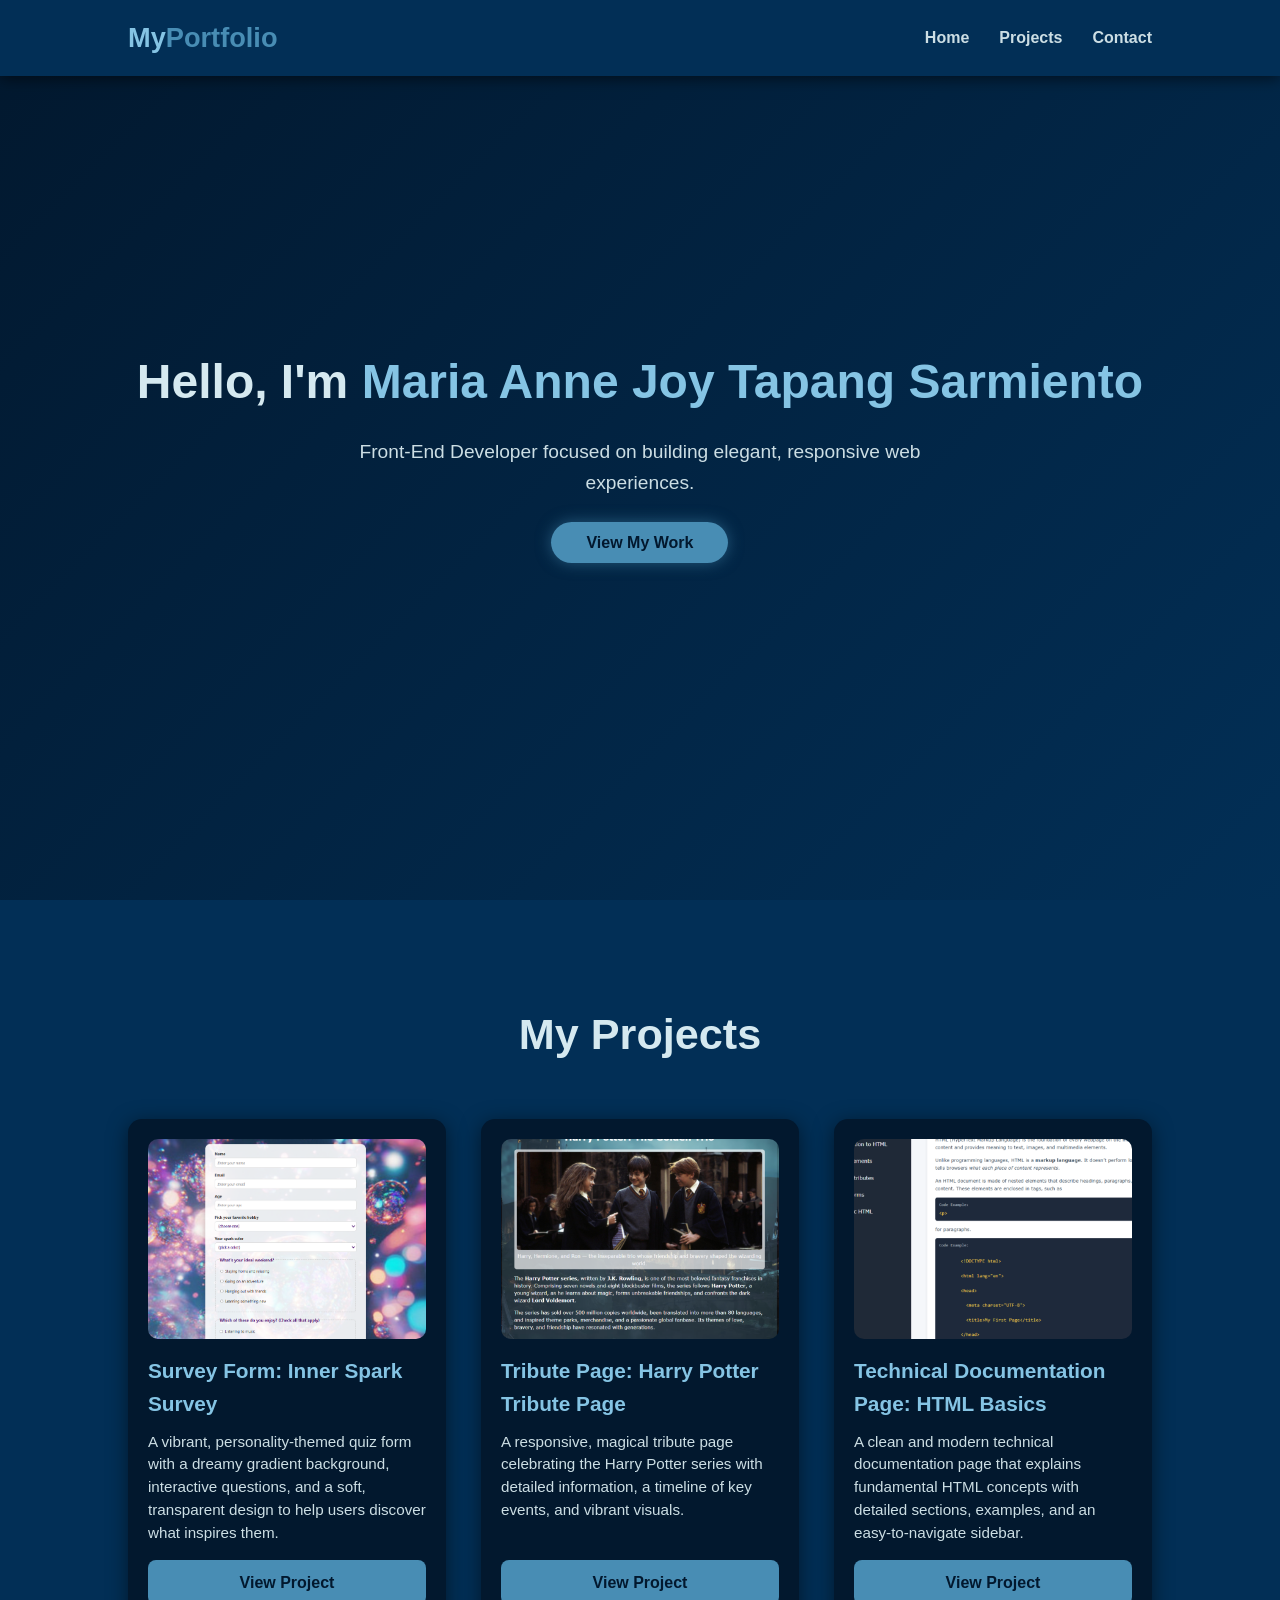
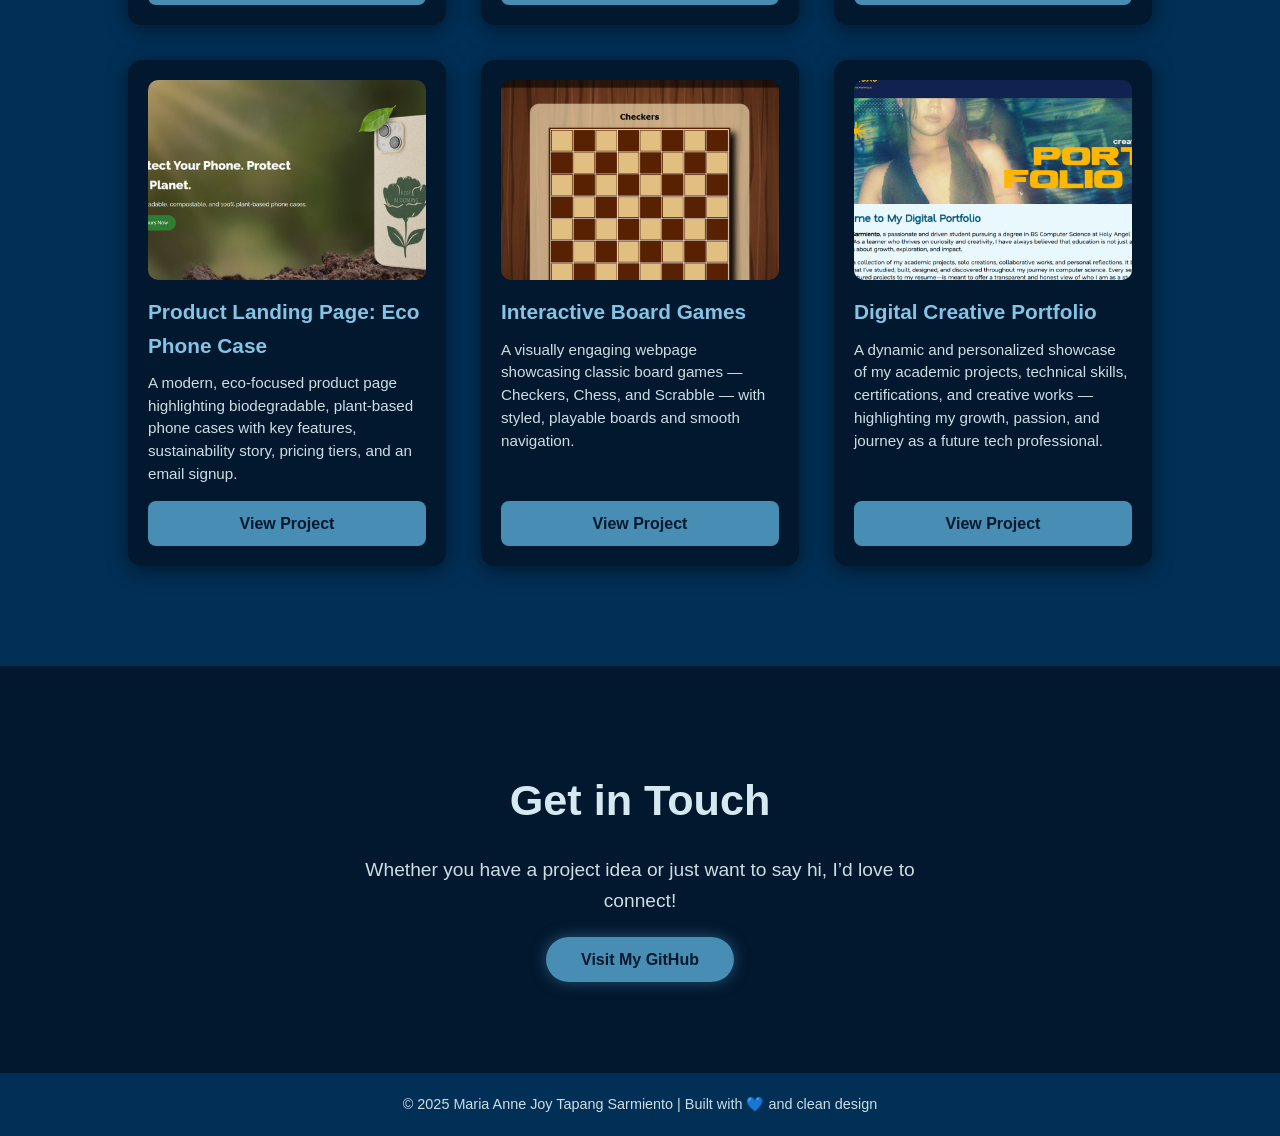
<file: index.html>
<!DOCTYPE html>
<html lang="en">
<head>
  <meta charset="UTF-8" />
  <meta name="viewport" content="width=device-width, initial-scale=1.0" />
  <title>My Portfolio</title>
  <link rel="stylesheet" href="styles.css" />
</head>
<body>

  <!-- Navbar -->
  <nav id="navbar">
    <div class="logo">My<span>Portfolio</span></div>
    <ul>
      <li><a href="#welcome-section">Home</a></li>
      <li><a href="#projects">Projects</a></li>
      <li><a href="#contact">Contact</a></li>
    </ul>
  </nav>

  <!-- Welcome Section -->
  <section id="welcome-section">
    <div class="hero-text">
      <h1>Hello, I'm <span>Maria Anne Joy Tapang Sarmiento</span></h1>
      <p>Front-End Developer focused on building elegant, responsive web experiences.</p>
      <a href="#projects" class="hero-btn">View My Work</a>
    </div>
  </section>

  <!-- Projects Section -->
  <section id="projects">
    <h2>My Projects</h2>
    <div class="projects-grid">

      <!-- 1. Survey Form -->
      <div class="project-tile">
        <img src="images/survey.png" alt="Survey Form Project">
        <h3>Survey Form: Inner Spark Survey</h3>
        <p>A vibrant, personality-themed quiz form with a dreamy gradient background, interactive questions, and a soft, transparent design to help users discover what inspires them.</p>
        <a href="survey-form/index.html" target="_blank">View Project</a>
      </div>

      <!-- 2. Tribute Page -->
      <div class="project-tile">
        <img src="images/tribute.png" alt="Tribute Page">
        <h3>Tribute Page: Harry Potter Tribute Page</h3>
        <p>A responsive, magical tribute page celebrating the Harry Potter series with detailed information, a timeline of key events, and vibrant visuals.</p>
        <a href="tribute-page/index.html" target="_blank">View Project</a>
      </div>

      <!-- 3. Technical Documentation -->
      <div class="project-tile">
        <img src="images/technical.png" alt="Technical Documentation">
        <h3>Technical Documentation Page: HTML Basics</h3>
        <p>A clean and modern technical documentation page that explains fundamental HTML concepts with detailed sections, examples, and an easy-to-navigate sidebar.</p>
        <a href="technical-documentation-page/index.html" target="_blank">View Project</a>
      </div>

      <!-- 4. Product Landing Page -->
      <div class="project-tile">
        <img src="images/product.png" alt="Product Landing Page">
        <h3>Product Landing Page: Eco Phone Case</h3>
        <p>A modern, eco-focused product page highlighting biodegradable, plant-based phone cases with key features, sustainability story, pricing tiers, and an email signup.</p>
        <a href="product-landing-page/index.html" target="_blank">View Project</a>
      </div>

      <!-- 5. Interactive Board Games -->
      <div class="project-tile">
        <img src="images/boardgame.png" alt="Interactive Board Games">
        <h3>Interactive Board Games</h3>
        <p>A visually engaging webpage showcasing classic board games — Checkers, Chess, and Scrabble — with styled, playable boards and smooth navigation.</p>
        <a href="boardgames/Boardgames.htm" target="_blank">View Project</a>
      </div>

      <!-- 6. Digital Creative Portfolio -->
      <div class="project-tile">
        <img src="images/creative.png" alt="Digital Creative Portfolio">
        <h3>Digital Creative Portfolio</h3>
        <p>A dynamic and personalized showcase of my academic projects, technical skills, certifications, and creative works — highlighting my growth, passion, and journey as a future tech professional.</p>
        <a href="creative-portfolio/index.html" target="_blank">View Project</a>
      </div>

    </div>
  </section>

  <!-- Contact Section -->
  <section id="contact">
    <h2>Get in Touch</h2>
    <p>Whether you have a project idea or just want to say hi, I’d love to connect!</p>
    <a id="profile-link" href="https://github.com/joysarmiento" target="_blank" class="contact-btn">Visit My GitHub</a>
  </section>

  <footer>
    <p>© 2025 Maria Anne Joy Tapang Sarmiento | Built with 💙 and clean design</p>
  </footer>

</body>

</html>
</file>
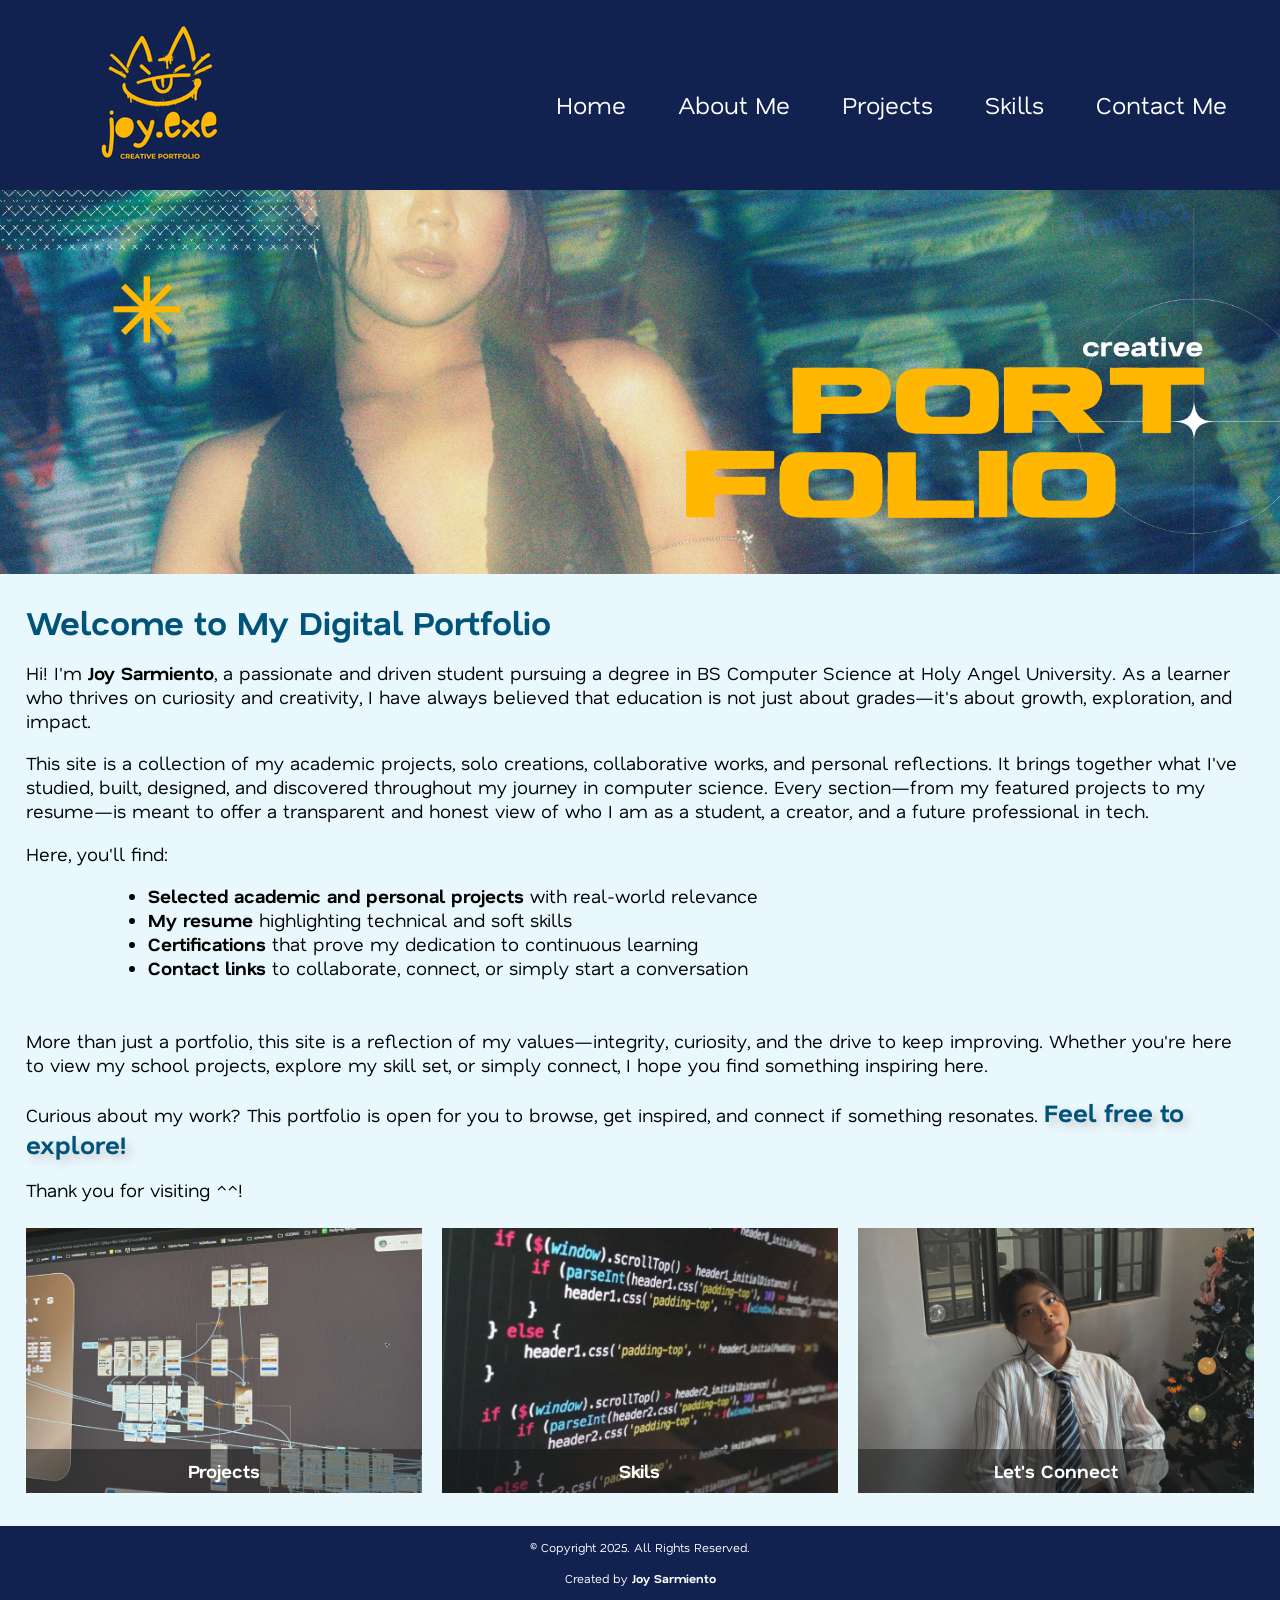
<file: creative-portfolio/index.html>
<!DOCTYPE html>
<html lang="en">
<head>
    <!--
    Full Name : Sarmiento, Maria Anne Joy T.
    Section   : CS201
    Activity  : Improving Web Design with New Page Layouts
    Date      : August 22, 2025 
    -->
    <title>A Creative Portfolio by Joy Sarmiento</title>
    <meta charset="utf-8" />
    <link rel="stylesheet" href="styles.css" type="text/css" />
    <meta name="viewport" content="width=device-width, initial-scale=1.0" />
    <link href="https://fonts.googleapis.com/css2?family=Nata+Sans:wght@500&display=swap" rel="stylesheet">
    <link rel="shortcut icon" href="images/favicon.ico" />
    <link rel="icon" type="image/png" sizes="32x32" href="images/favicon-32.png" />
    <link rel="apple-touch-icon" sizes="180x180" href="images/apple-touch-icon.png" />
    <link rel="icon" sizes="192x192" href="images/android-chrome-192.png" />
    
</head>

<body>
    <div id="container">
        <header>
            <a href="index.html">
                <img src="images/creative-portfolio-logo.png" alt="Creative Portfolio Logo"/>
            </a>
        </header>

        <nav>
            <ul>
                <li><a href="index.html">Home</a></li>
                <li><a href="about.html">About Me</a></li>
                <li><a href="projects.html">Projects</a></li>
                <li><a href="skills.html">Skills</a></li>
                <li><a href="contact.html">Contact Me</a></li>
            </ul>
        </nav>

        <!-- Hero Image -->
        <div id="hero" class="tablet-desktop">
            <img src="images/hero-image.png" alt="cover page with a picture of the author"/>
        </div>

        <!--Use the main area to add the main content on the webpage.-->
        <main>
            <div class="mobile">
                <p>Available for Collaboration & Freelance - Got a project idea or looking for a creative mind to bring it to life? I'd love to hear from you! Whether it's web development, UI/UX design, or creative coding—I'm always open to exciting opportunities.</p>

                <h3>Creative Services Offered</h3>
                    <ul>
                        <li>Website Design & Development</li>
                        <li>UI/UX Prototyping</li>
                        <li>Academic Project Assistance</li>
                        <li>Front-End Coding (HTML/CSS/JavaScript)</li>
                    </ul>

                <p>Got a project or question? Reach out anytime via:</p>
                <p class="tel-link"><a href="tel:+639624874471">+63 962 487 4471</a></p>

                <h4>My Availability Hours</h4>
                    <ul class="hours">
                        <li>Monday to Thursday: 9:00 AM - 6:00 PM</li>
                        <li>Friday: 9:00 AM - 4:00 PM</li>
                        <li>Saturday: 10:00 AM - 2:00 PM</li>
                        <li>Sunday: Closed (but feel free to email!)</li>
                    </ul>
            </div>

            <div class="tablet-desktop">
                <h1>Welcome to My Digital Portfolio</h1>
                <p>Hi! I'm <strong>Joy Sarmiento</strong>, a passionate and driven student pursuing a degree in BS Computer Science at Holy Angel University. As a learner who thrives on curiosity and creativity, I have always believed that education is not just about grades—it's about growth, exploration, and impact.</p>
                
                <p>This site is a collection of my academic projects, solo creations, collaborative works, and personal reflections. It brings together what I've studied, built, designed, and discovered throughout my journey in computer science. Every section—from my featured projects to my resume—is meant to offer a transparent and honest view of who I am as a student, a creator, and a future professional in tech.</p>

                
                <p>Here, you'll find:</p>
                <ul>
                    <li><strong>Selected academic and personal projects</strong> with real-world relevance</li>
                    <li><strong>My resume</strong> highlighting technical and soft skills</li>
                    <li><strong>Certifications</strong> that prove my dedication to continuous learning</li>
                    <li><strong>Contact links</strong> to collaborate, connect, or simply start a conversation</li>
                </ul>
                
                <p>More than just a portfolio, this site is a reflection of my values—integrity, curiosity, and the drive to keep improving. Whether you're here to view my school projects, explore my skill set, or simply connect, I hope you find something inspiring here.</p>

                <p>Curious about my work? This portfolio is open for you to browse, get inspired, and connect if something resonates. <span class="action">Feel free to explore!</span></p>
                
                <p>Thank you for visiting ^^!</p>
            </div>

            <div class="grid">
                <figure class="frame">
                    <a href="projects.html"><img src="images/projects.png" alt="Collaborative UI/UX design in Figma" /></a>
                    <figcaption class="pic-text">Projects</figcaption>
                </figure>

                <figure class="frame">
                    <a href="skills.html"><img src="images/skills.png" alt="Functionality through code" /></a>
                    <figcaption class="pic-text">Skils</figcaption>
                </figure>

                <figure class="frame">
                    <a href="contact.html"><img src="images/contact.png" alt="Picture of author" /></a>
                    <figcaption class="pic-text">Let's Connect</figcaption>
                </figure>
            </div>
        </main>

        <footer>
            <p>&copy; Copyright 2025. All Rights Reserved.</p>
            <p>Created by <strong>Joy Sarmiento</strong></p>
            <p><strong>Follow Me:</strong> <a href="https://www.linkedin.com/in/maria-anne-joy-sarmiento-650006378/">LinkedIn</a> | <a href="https://github.com/joysarmiento">GitHub</a> | <a href="mailto:sarmiento.joy0416@gmail.com">Email</a></p>
        </footer>
    </div>
</body>

</html>
</file>
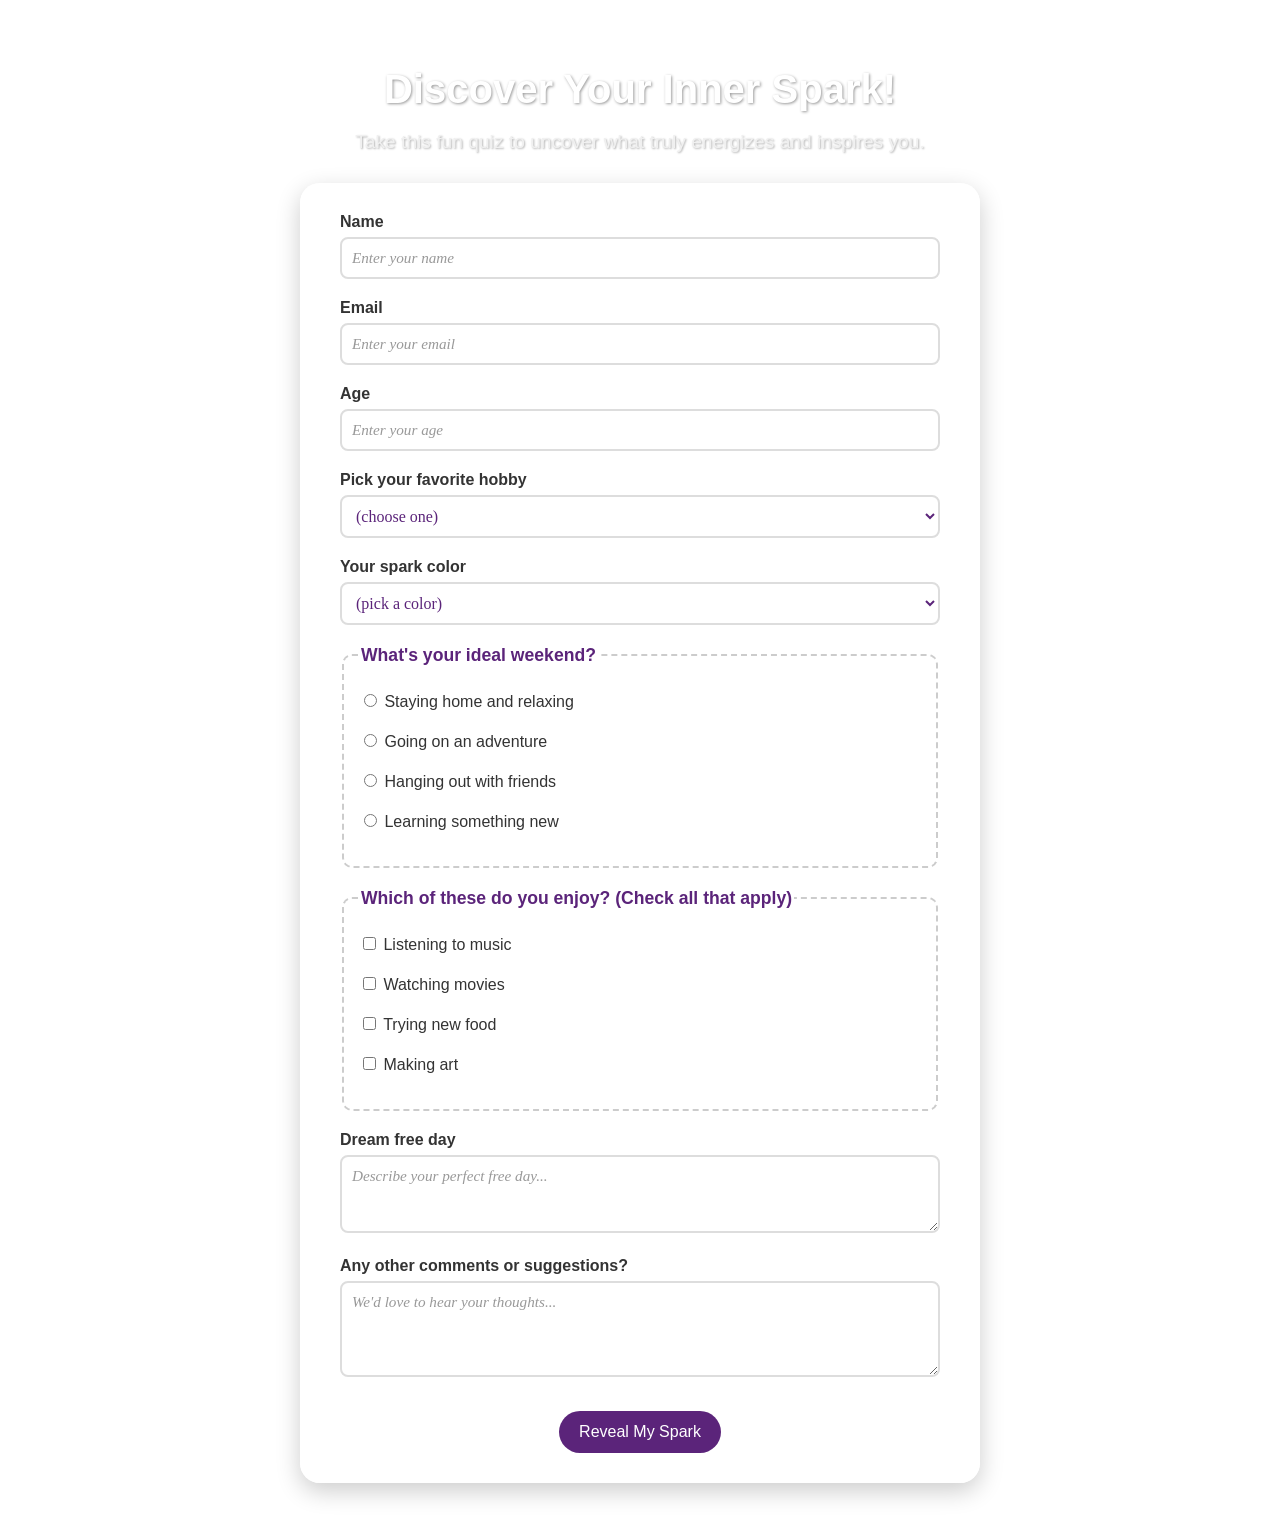
<file: survey-form/index.html>
<!DOCTYPE html>
<html lang="en">
<head>
  <meta charset="utf-8" />
  <meta name="viewport" content="width=device-width, initial-sacle=1.0">
  <title>Discover Your Inner Spark!</title>
  <link rel="stylesheet" href="styles.css">
</head>

<body>
  <header>
    <h1 id="title">Discover Your Inner Spark!</h1>
    <p id="description">Take this fun quiz to uncover what truly energizes and inspires you.</p>
  </header>

  <form id="survey-form">
    <label id="name-label" for="name">Name
      <input type="text" id="name" name="name" placeholder="Enter your name" required />
    </label>

    <label id="email-label" for="email">Email
      <input type="email" id="email" name="email" placeholder="Enter your email" required />
    </label>

    <label id="number-label" for="number">Age
      <input type="number" id="number" name="number" min="16" max="120" placeholder="Enter your age" required />
    </label>

    <label for="dropdown">Pick your favorite hobby
      <select id="dropdown" name="hobby" required>
        <option value="">(choose one)</option>
        <option value="reading">Reading Books</option>
        <option value="games">Playing Games</option>
        <option value="traveling">Traveling</option>
        <option value="sports">Playing Sports</option>
      </select>
    </label>

    <label for="color">Your spark color
      <select id="color" name="color" required>
        <option value="">(pick a color)</option>
        <option value="blue">Blue - Calm & Focused</option>
        <option value="red">Red - Bold & Passionate</option>
        <option value="yellow">Yellow - Bright & Energetic</option>
        <option value="green">Green - Balanced & Thoughtful</option>
        <option value="purple">Purple - Creative & Deep</option>
      </select>
    </label>

    <fieldset>
      <legend>What's your ideal weekend?</legend>
      <label><input type="radio" name="weekend" value="relax" required> Staying home and relaxing</label>
      <label><input type="radio" name="weekend" value="adventure"> Going on an adventure</label>
      <label><input type="radio" name="weekend" value="friends"> Hanging out with friends</label>
      <label><input type="radio" name="weekend" value="learning"> Learning something new</label>
    </fieldset>

    <fieldset>
      <legend>Which of these do you enjoy? (Check all that apply)</legend>
      <label><input type="checkbox" name="enjoy" value="music"> Listening to music</label>
      <label><input type="checkbox" name="enjoy" value="movies"> Watching movies</label>
      <label><input type="checkbox" name="enjoy" value="food"> Trying new food</label>
      <label><input type="checkbox" name="enjoy" value="art"> Making art</label>
    </fieldset>

    <label for="free-day">Dream free day
      <textarea id="free-day" name="free-day" rows="3" placeholder="Describe your perfect free day..."></textarea>
    </label>

    <label for="comments">Any other comments or suggestions?
      <textarea id="comments" name="comments" rows="4" placeholder="We'd love to hear your thoughts..."></textarea>
    </label>

    <button id="submit" type="submit">Reveal My Spark</button>
  </form>
</body>
</html>
</file>
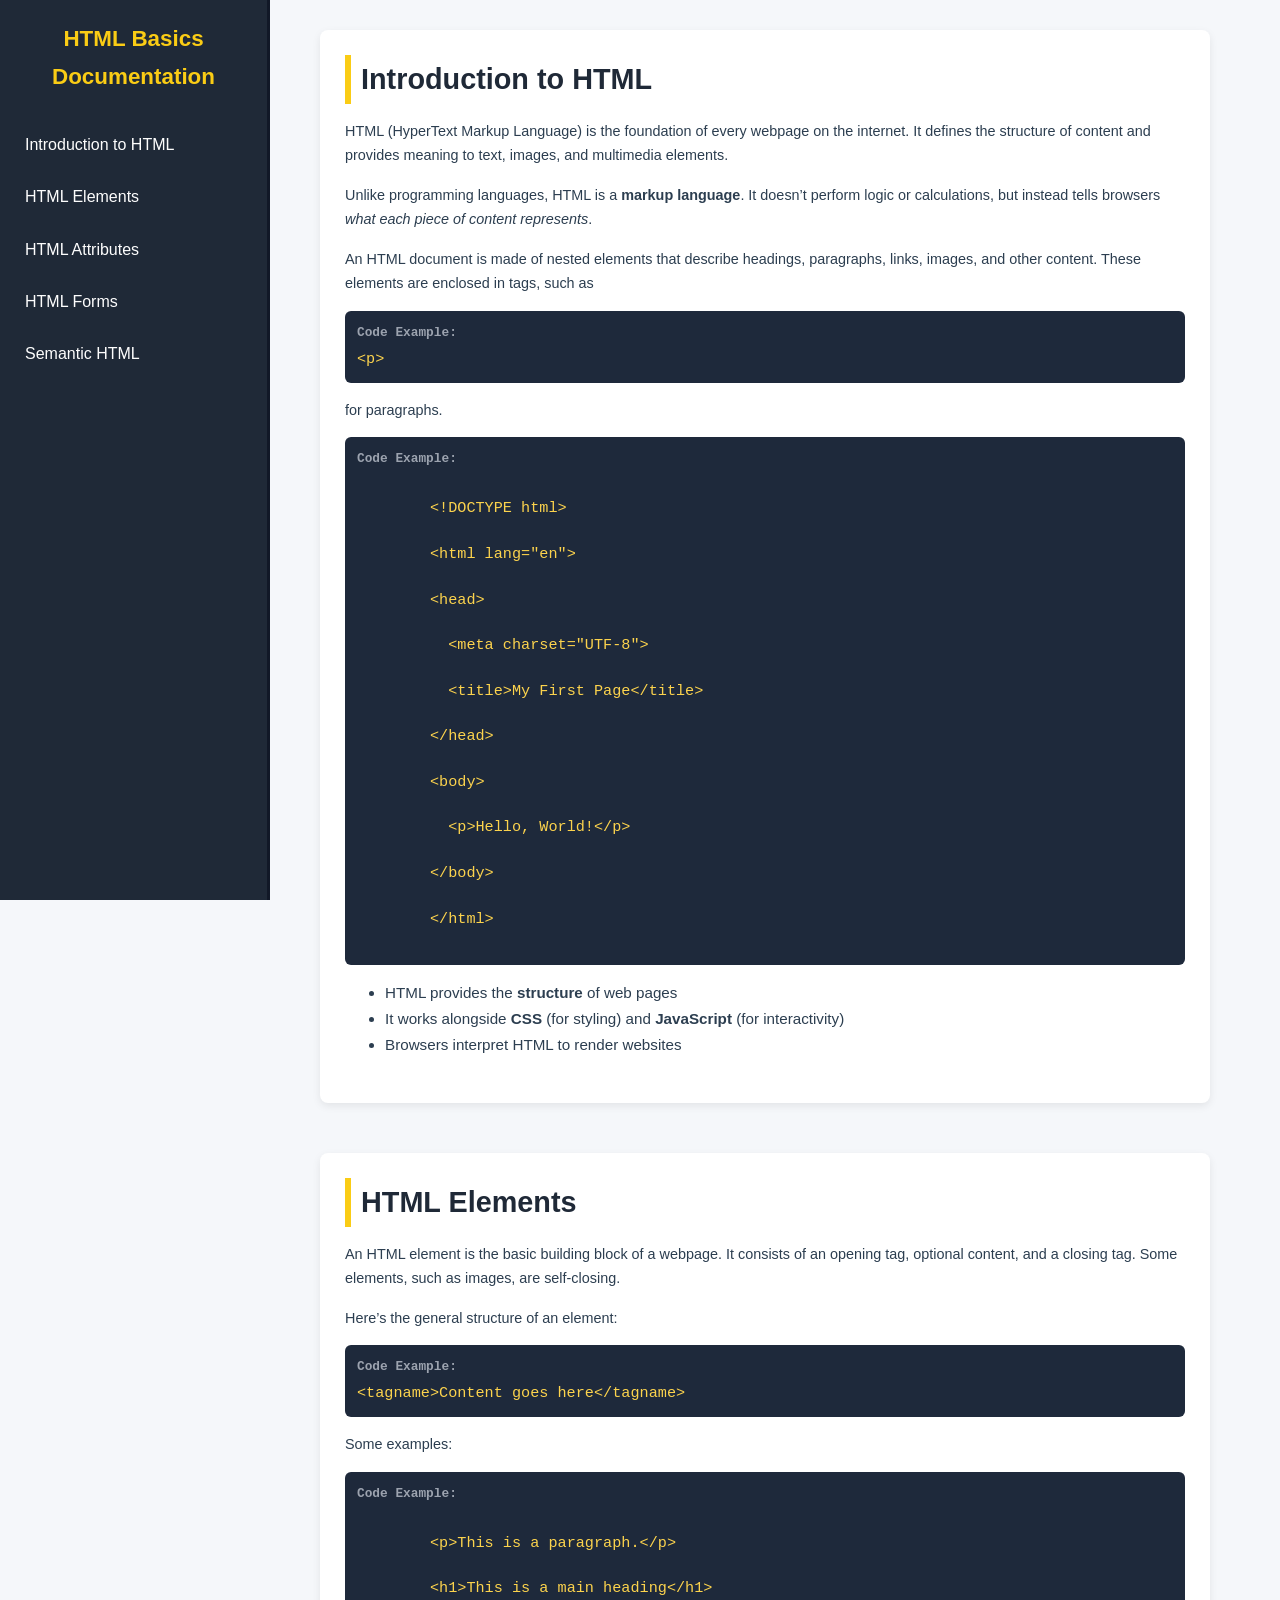
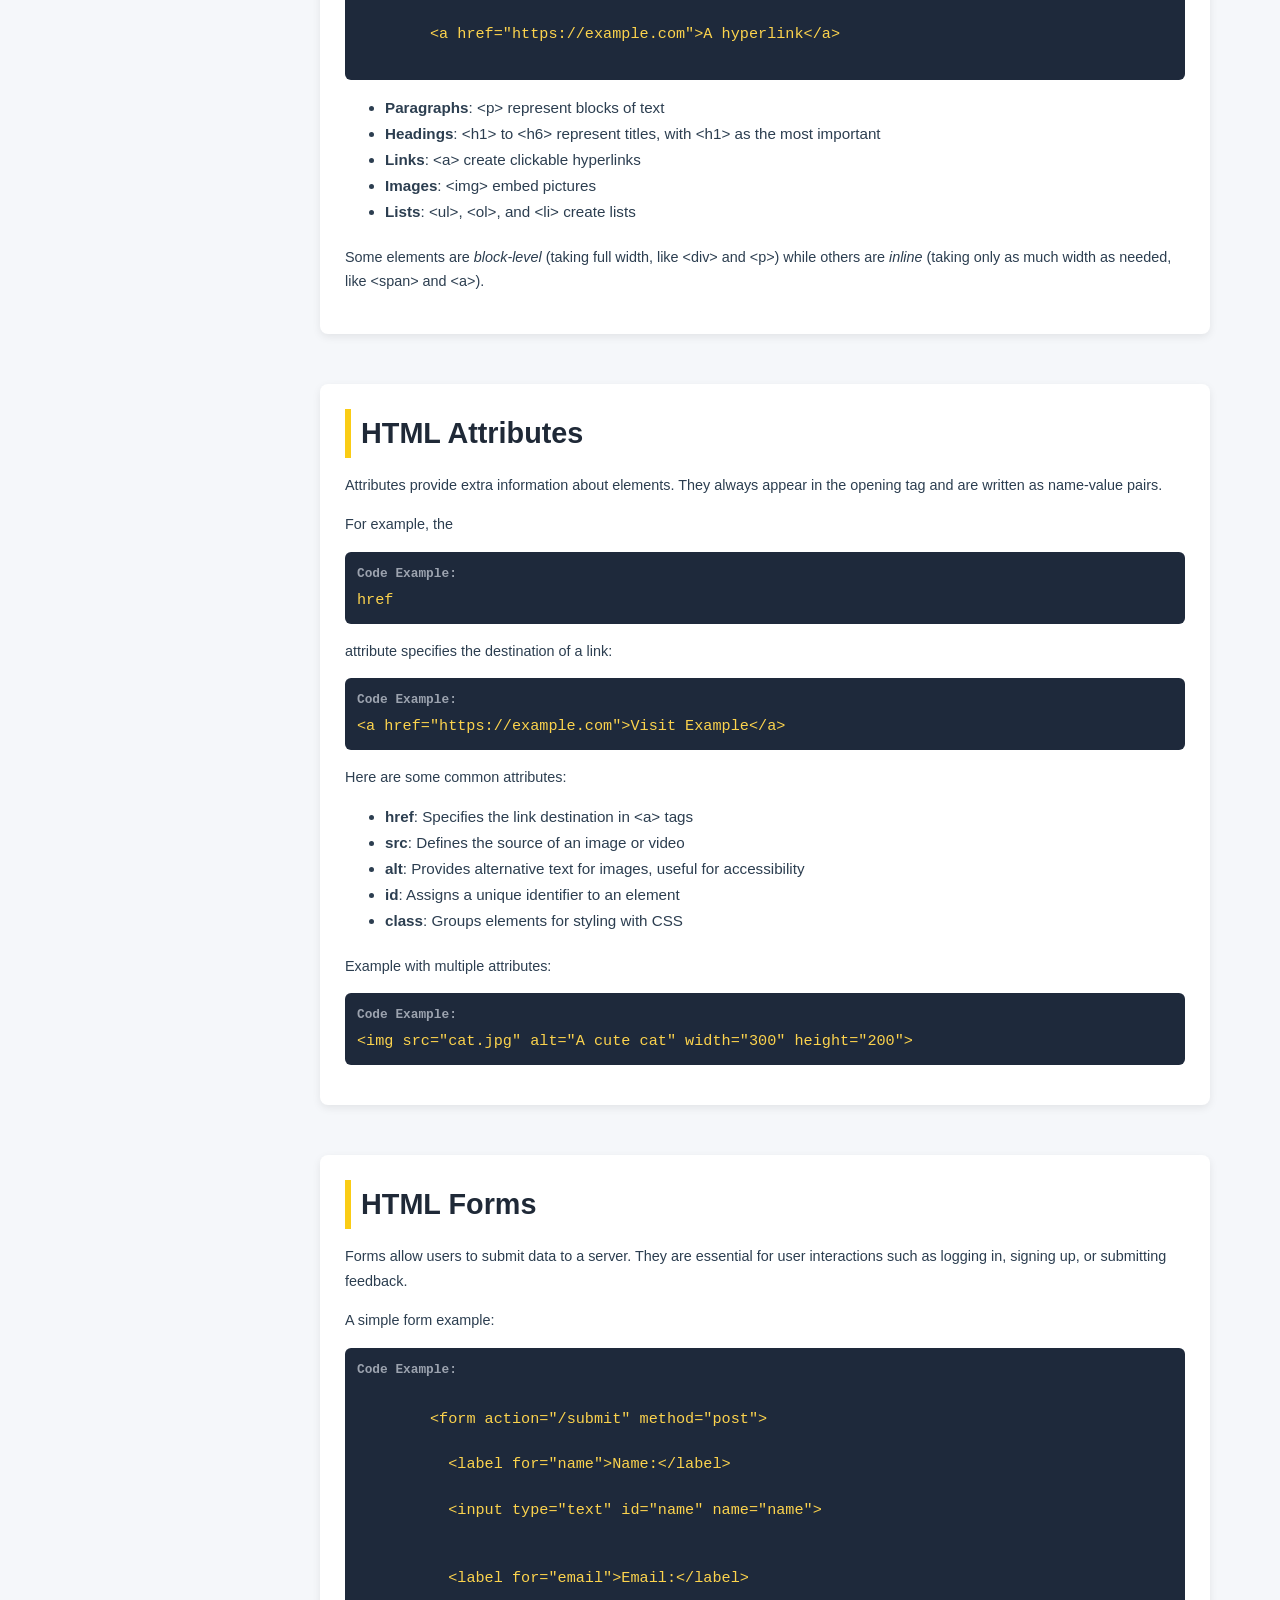
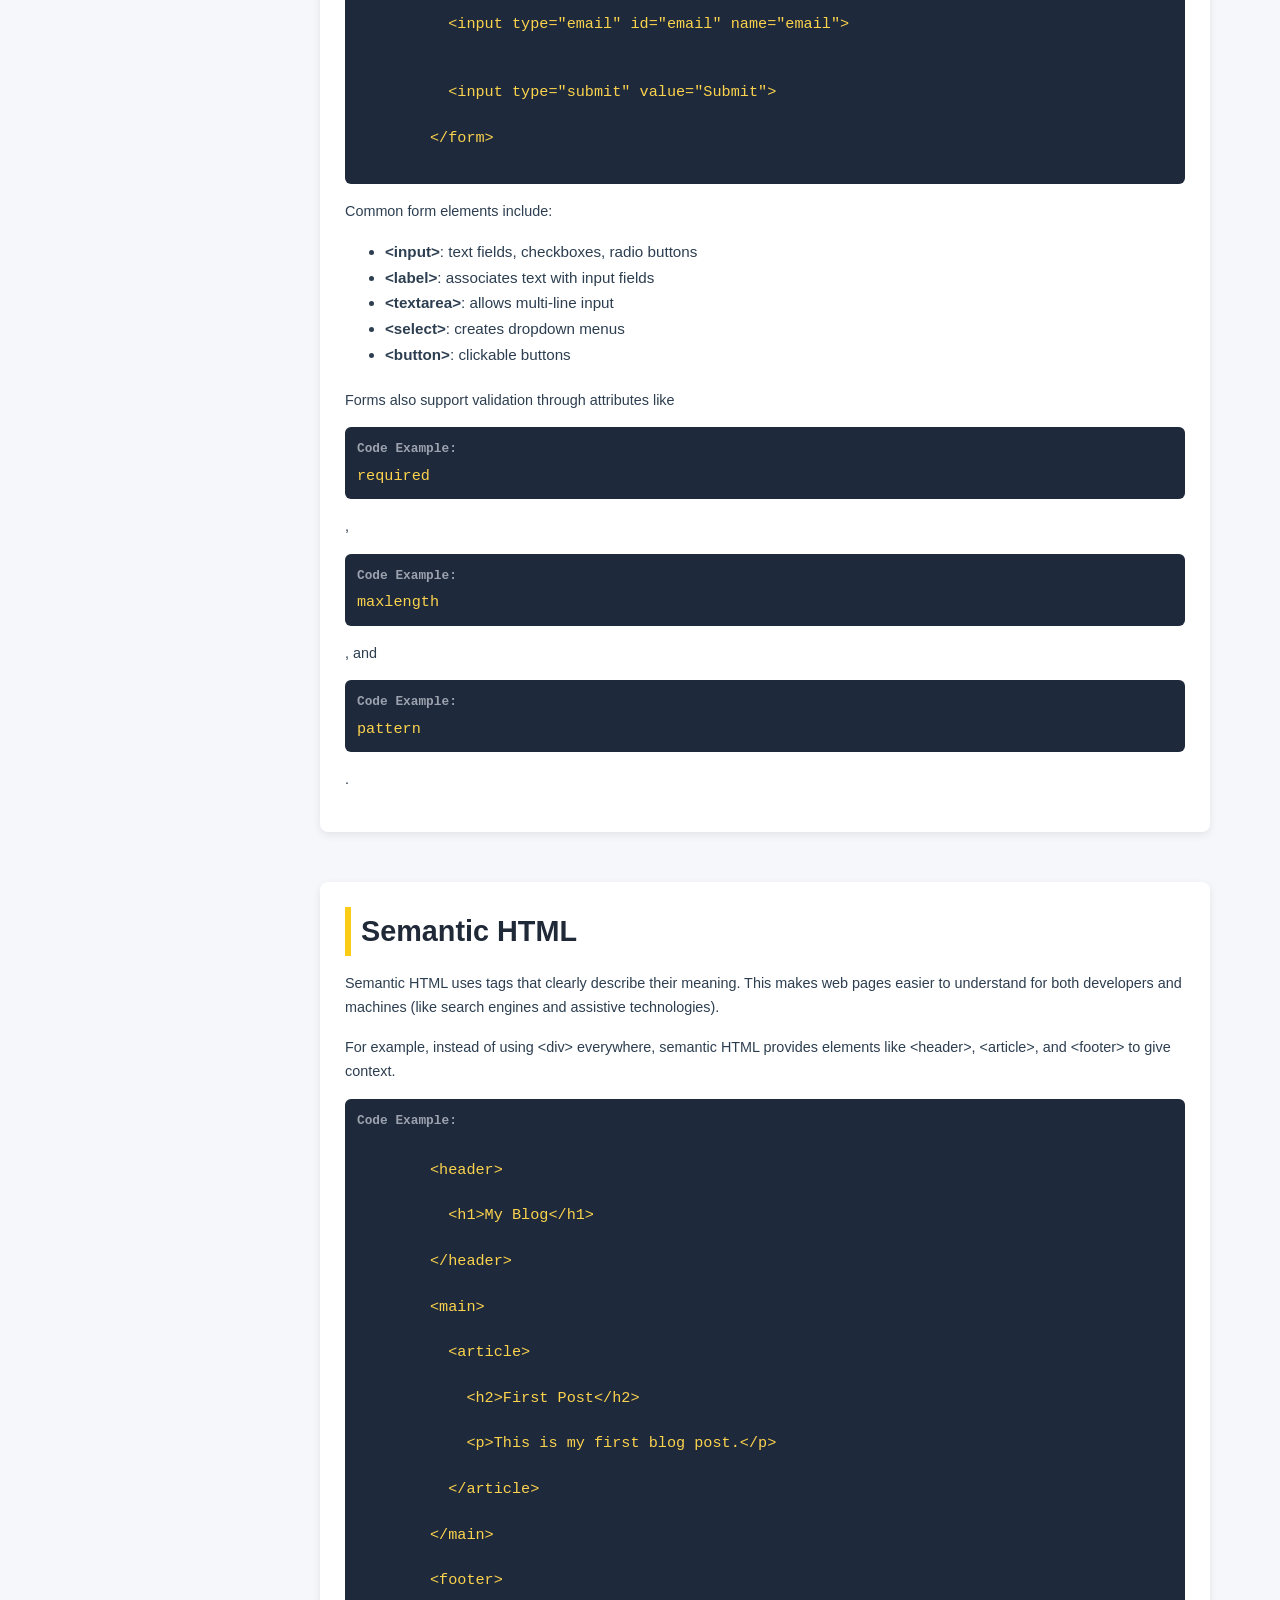
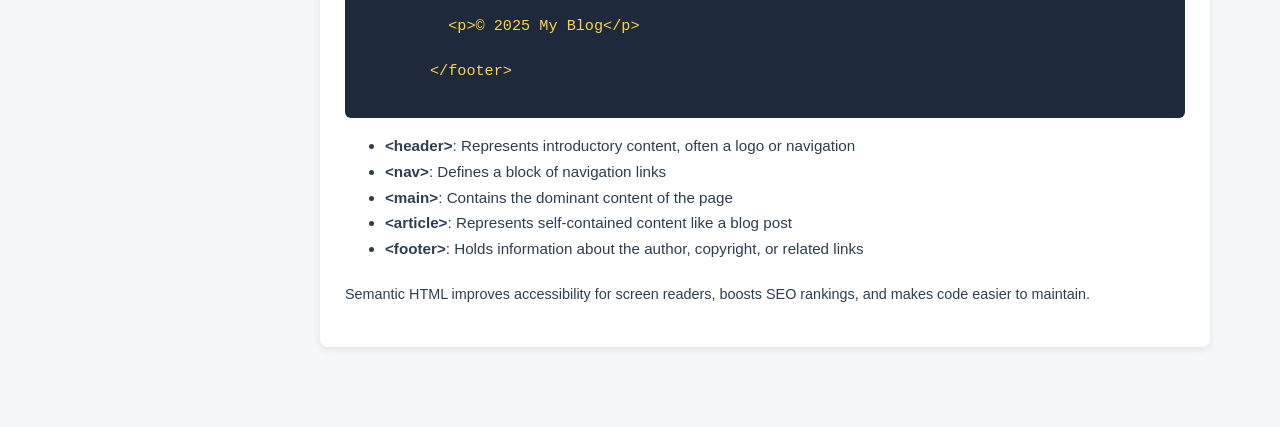
<file: technical-documentation-page/index.html>
<!DOCTYPE html>
<html lang="en">
<head>
  <meta charset="UTF-8">
  <meta name="viewport" content="width=device-width, initial-scale=1.0">
  <title>HTML Basics Documentation</title>
  <link rel="stylesheet" href="styles.css">
</head>
<body>
  <nav id="navbar">
    <header>HTML Basics Documentation</header>
    <a href="#Introduction_to_HTML" class="nav-link">Introduction to HTML</a>
    <a href="#HTML_Elements" class="nav-link">HTML Elements</a>
    <a href="#HTML_Attributes" class="nav-link">HTML Attributes</a>
    <a href="#HTML_Forms" class="nav-link">HTML Forms</a>
    <a href="#Semantic_HTML" class="nav-link">Semantic HTML</a>
  </nav>

  <main id="main-doc">
    <section class="main-section" id="Introduction_to_HTML">
      <header>Introduction to HTML</header>
      <p>HTML (HyperText Markup Language) is the foundation of every webpage on the internet. It defines the structure of content and provides meaning to text, images, and multimedia elements.</p>
      <p>Unlike programming languages, HTML is a <strong>markup language</strong>. It doesn’t perform logic or calculations, but instead tells browsers <em>what each piece of content represents</em>.</p>
      <p>An HTML document is made of nested elements that describe headings, paragraphs, links, images, and other content. These elements are enclosed in tags, such as <code>&lt;p&gt;</code> for paragraphs.</p>
      <code>
        &lt;!DOCTYPE html&gt;<br>
        &lt;html lang="en"&gt;<br>
        &lt;head&gt;<br>
        &nbsp;&nbsp;&lt;meta charset="UTF-8"&gt;<br>
        &nbsp;&nbsp;&lt;title&gt;My First Page&lt;/title&gt;<br>
        &lt;/head&gt;<br>
        &lt;body&gt;<br>
        &nbsp;&nbsp;&lt;p&gt;Hello, World!&lt;/p&gt;<br>
        &lt;/body&gt;<br>
        &lt;/html&gt;
      </code>
      <ul>
        <li>HTML provides the <strong>structure</strong> of web pages</li>
        <li>It works alongside <strong>CSS</strong> (for styling) and <strong>JavaScript</strong> (for interactivity)</li>
        <li>Browsers interpret HTML to render websites</li>
      </ul>
    </section>

    <section class="main-section" id="HTML_Elements">
      <header>HTML Elements</header>
      <p>An HTML element is the basic building block of a webpage. It consists of an opening tag, optional content, and a closing tag. Some elements, such as images, are self-closing.</p>
      <p>Here’s the general structure of an element:</p>
      <code>&lt;tagname&gt;Content goes here&lt;/tagname&gt;</code>
      <p>Some examples:</p>
      <code>
        &lt;p&gt;This is a paragraph.&lt;/p&gt;<br>
        &lt;h1&gt;This is a main heading&lt;/h1&gt;<br>
        &lt;a href="https://example.com"&gt;A hyperlink&lt;/a&gt;
      </code>
      <ul>
        <li><strong>Paragraphs</strong>: &lt;p&gt; represent blocks of text</li>
        <li><strong>Headings</strong>: &lt;h1&gt; to &lt;h6&gt; represent titles, with &lt;h1&gt; as the most important</li>
        <li><strong>Links</strong>: &lt;a&gt; create clickable hyperlinks</li>
        <li><strong>Images</strong>: &lt;img&gt; embed pictures</li>
        <li><strong>Lists</strong>: &lt;ul&gt;, &lt;ol&gt;, and &lt;li&gt; create lists</li>
      </ul>
      <p>Some elements are <em>block-level</em> (taking full width, like &lt;div&gt; and &lt;p&gt;) while others are <em>inline</em> (taking only as much width as needed, like &lt;span&gt; and &lt;a&gt;).</p>
    </section>

    <section class="main-section" id="HTML_Attributes">
      <header>HTML Attributes</header>
      <p>Attributes provide extra information about elements. They always appear in the opening tag and are written as name-value pairs.</p>
      <p>For example, the <code>href</code> attribute specifies the destination of a link:</p>
      <code>&lt;a href="https://example.com"&gt;Visit Example&lt;/a&gt;</code>
      <p>Here are some common attributes:</p>
      <ul>
        <li><strong>href</strong>: Specifies the link destination in &lt;a&gt; tags</li>
        <li><strong>src</strong>: Defines the source of an image or video</li>
        <li><strong>alt</strong>: Provides alternative text for images, useful for accessibility</li>
        <li><strong>id</strong>: Assigns a unique identifier to an element</li>
        <li><strong>class</strong>: Groups elements for styling with CSS</li>
      </ul>
      <p>Example with multiple attributes:</p>
      <code>&lt;img src="cat.jpg" alt="A cute cat" width="300" height="200"&gt;</code>
    </section>

    <section class="main-section" id="HTML_Forms">
      <header>HTML Forms</header>
      <p>Forms allow users to submit data to a server. They are essential for user interactions such as logging in, signing up, or submitting feedback.</p>
      <p>A simple form example:</p>
      <code>
        &lt;form action="/submit" method="post"&gt;<br>
        &nbsp;&nbsp;&lt;label for="name"&gt;Name:&lt;/label&gt;<br>
        &nbsp;&nbsp;&lt;input type="text" id="name" name="name"&gt;<br><br>
        &nbsp;&nbsp;&lt;label for="email"&gt;Email:&lt;/label&gt;<br>
        &nbsp;&nbsp;&lt;input type="email" id="email" name="email"&gt;<br><br>
        &nbsp;&nbsp;&lt;input type="submit" value="Submit"&gt;<br>
        &lt;/form&gt;
      </code>
      <p>Common form elements include:</p>
      <ul>
        <li><strong>&lt;input&gt;</strong>: text fields, checkboxes, radio buttons</li>
        <li><strong>&lt;label&gt;</strong>: associates text with input fields</li>
        <li><strong>&lt;textarea&gt;</strong>: allows multi-line input</li>
        <li><strong>&lt;select&gt;</strong>: creates dropdown menus</li>
        <li><strong>&lt;button&gt;</strong>: clickable buttons</li>
      </ul>
      <p>Forms also support validation through attributes like <code>required</code>, <code>maxlength</code>, and <code>pattern</code>.</p>
    </section>

    <section class="main-section" id="Semantic_HTML">
      <header>Semantic HTML</header>
      <p>Semantic HTML uses tags that clearly describe their meaning. This makes web pages easier to understand for both developers and machines (like search engines and assistive technologies).</p>
      <p>For example, instead of using &lt;div&gt; everywhere, semantic HTML provides elements like &lt;header&gt;, &lt;article&gt;, and &lt;footer&gt; to give context.</p>
      <code>
        &lt;header&gt;<br>
        &nbsp;&nbsp;&lt;h1&gt;My Blog&lt;/h1&gt;<br>
        &lt;/header&gt;<br>
        &lt;main&gt;<br>
        &nbsp;&nbsp;&lt;article&gt;<br>
        &nbsp;&nbsp;&nbsp;&nbsp;&lt;h2&gt;First Post&lt;/h2&gt;<br>
        &nbsp;&nbsp;&nbsp;&nbsp;&lt;p&gt;This is my first blog post.&lt;/p&gt;<br>
        &nbsp;&nbsp;&lt;/article&gt;<br>
        &lt;/main&gt;<br>
        &lt;footer&gt;<br>
        &nbsp;&nbsp;&lt;p&gt;© 2025 My Blog&lt;/p&gt;<br>
        &lt;/footer&gt;
      </code>
      <ul>
        <li><strong>&lt;header&gt;</strong>: Represents introductory content, often a logo or navigation</li>
        <li><strong>&lt;nav&gt;</strong>: Defines a block of navigation links</li>
        <li><strong>&lt;main&gt;</strong>: Contains the dominant content of the page</li>
        <li><strong>&lt;article&gt;</strong>: Represents self-contained content like a blog post</li>
        <li><strong>&lt;footer&gt;</strong>: Holds information about the author, copyright, or related links</li>
      </ul>
      <p>Semantic HTML improves accessibility for screen readers, boosts SEO rankings, and makes code easier to maintain.</p>
    </section>
  </main>
</body>
</html>
</file>
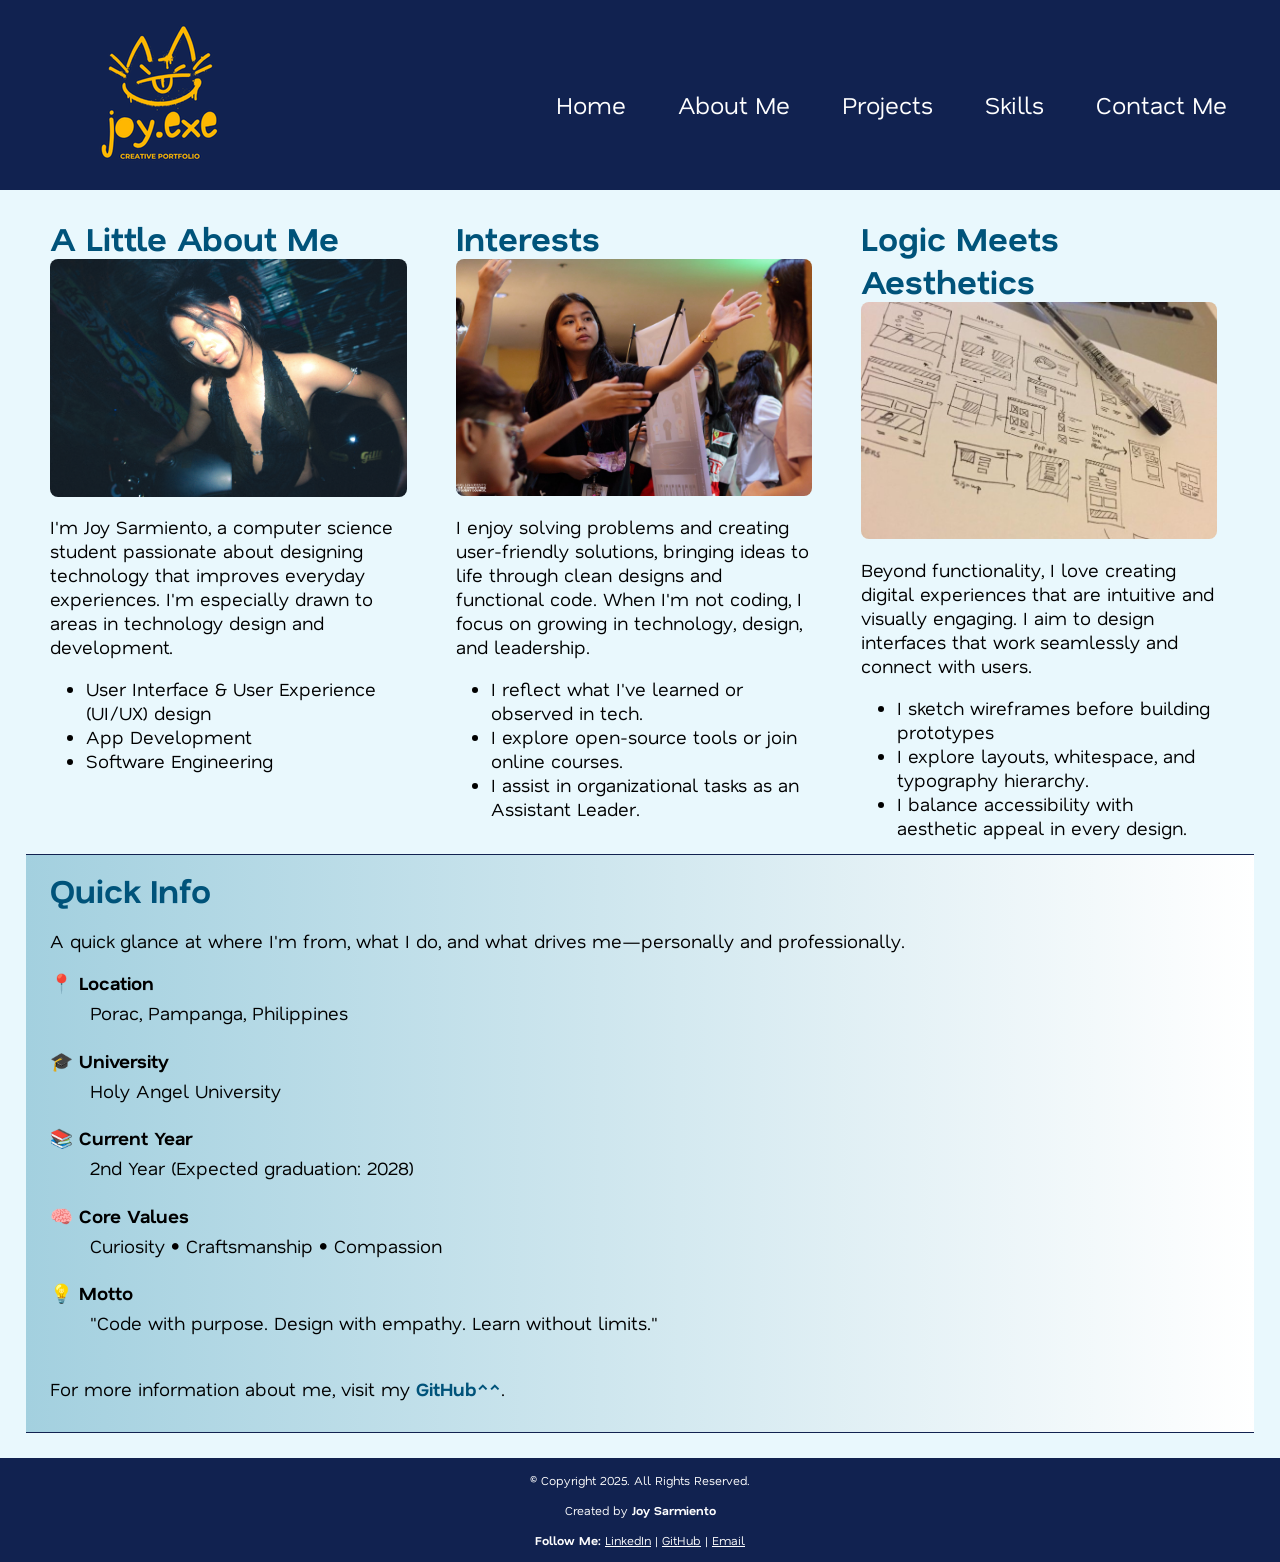
<file: creative-portfolio/about.html>
<!DOCTYPE html>
<html lang="en">
<head>
    <!--
    Full Name : Sarmiento, Maria Anne Joy T.
    Section   : CS201
    Activity  : Creating Table and Forms
    Date      : August 25, 2025 
    -->
    <title>A Creative Portfolio by Joy Sarmiento</title>
    <meta charset="utf-8" />
    <link rel="stylesheet" href="styles.css" type="text/css" />
    <meta name="viewport" content="width=device-width, initial-scale=1.0" />
    <link href="https://fonts.googleapis.com/css2?family=Nata+Sans:wght@500&display=swap" rel="stylesheet">
    <link rel="shortcut icon" href="images/favicon.ico" />
    <link rel="icon" type="image/png" sizes="32x32" href="images/favicon-32.png" />
    <link rel="apple-touch-icon" sizes="180x180" href="images/apple-touch-icon.png" />
    <link rel="icon" sizes="192x192" href="images/android-chrome-192.png" />
    
</head>

<body>
    <div id="container">
        <header>
            <a href="index.html">
                <img src="images/creative-portfolio-logo.png" alt="Creative Portfolio Logo"/>
            </a>
        </header>

        <nav>
            <ul>
                <li><a href="index.html">Home</a></li>
                <li><a href="about.html">About Me</a></li>
                <li><a href="projects.html">Projects</a></li>
                <li><a href="skills.html">Skills</a></li>
                <li><a href="contact.html">Contact Me</a></li>
            </ul>
        </nav>
        
        <main>
            <section id="about-me">
                <h1>A Little About Me</h1>
                <img src="images/joy-sarmiento.JPG" alt="Joy Sarmiento" class="round"/>
                <p>I'm Joy Sarmiento, a computer science student passionate about designing technology that improves everyday experiences. I'm especially drawn to areas in technology design and development.</p>
                <ul class="tablet-desktop">
                    <li>User Interface & User Experience (UI/UX) design</li>
                    <li>App Development</li>
                    <li>Software Engineering</li>
                </ul>
            </section>

            <section id="interests">
                <h1>Interests</h1>
                <img src="images/author-assisting-in-organizational-tasks.jpg" alt="Assisting in organizational tasks"  class="round"/>
                <p>I enjoy solving problems and creating user-friendly solutions, bringing ideas to life through clean designs and functional code. When I'm not coding, I focus on growing in technology, design, and leadership.</p>
                <ul class="tablet-desktop">
                    <li>I reflect what I've learned or observed in tech.</li>
                    <li>I explore open-source tools or join online courses.</li>
                    <li>I assist in organizational tasks as an Assistant Leader.</li>
                </ul>
            </section>

            <section id="aesthetics">
                <h1>Logic Meets Aesthetics</h1>
                <img src="images/sketching-wireframes.jpg" alt="Sketching wireframes"  class="round"/>
                <p>Beyond functionality, I love creating digital experiences that are intuitive and visually engaging. I aim to design interfaces that work seamlessly and connect with users.</p>
                <ul class="tablet-desktop">
                    <li>I sketch wireframes before building prototypes</li>
                    <li>I explore layouts, whitespace, and typography hierarchy.</li>
                    <li>I balance accessibility with aesthetic appeal in every design.</li>
                </ul>
            </section>

            <section id="quick-info" class="tablet-desktop">
                <h1>Quick Info</h1>
                <p>A quick glance at where I'm from, what I do, and what drives me—personally and professionally.</p> 
                    <dl>
                        <dt>📍 Location</dt>
                            <dd>Porac, Pampanga, Philippines</dd>
                        <dt>🎓 University</dt>
                            <dd>Holy Angel University</dd>
                        <dt>📚 Current Year</dt>
                            <dd>2nd Year (Expected graduation: 2028)</dd>
                        <dt>🧠 Core Values</dt>
                            <dd>Curiosity • Craftsmanship • Compassion</dd>
                        <dt>💡 Motto</dt>
                            <dd>"Code with purpose. Design with empathy. Learn without limits."</dd>
                    </dl>
                <p>For more information about me, visit my <a href="https://github.com/joysarmiento" target="_blank" class="external-link">GitHub^^</a>.</p>
            </section>
        </main>

        <footer>
            <p>&copy; Copyright 2025. All Rights Reserved.</p>
            <p>Created by <strong>Joy Sarmiento</strong></p>
            <p><strong>Follow Me:</strong> <a href="https://www.linkedin.com/in/maria-anne-joy-sarmiento-650006378/">LinkedIn</a> | <a href="https://github.com/joysarmiento">GitHub</a> | <a href="mailto:sarmiento.joy0416@gmail.com">Email</a></p>
        </footer>
    </div>
</body>

</html>
</file>
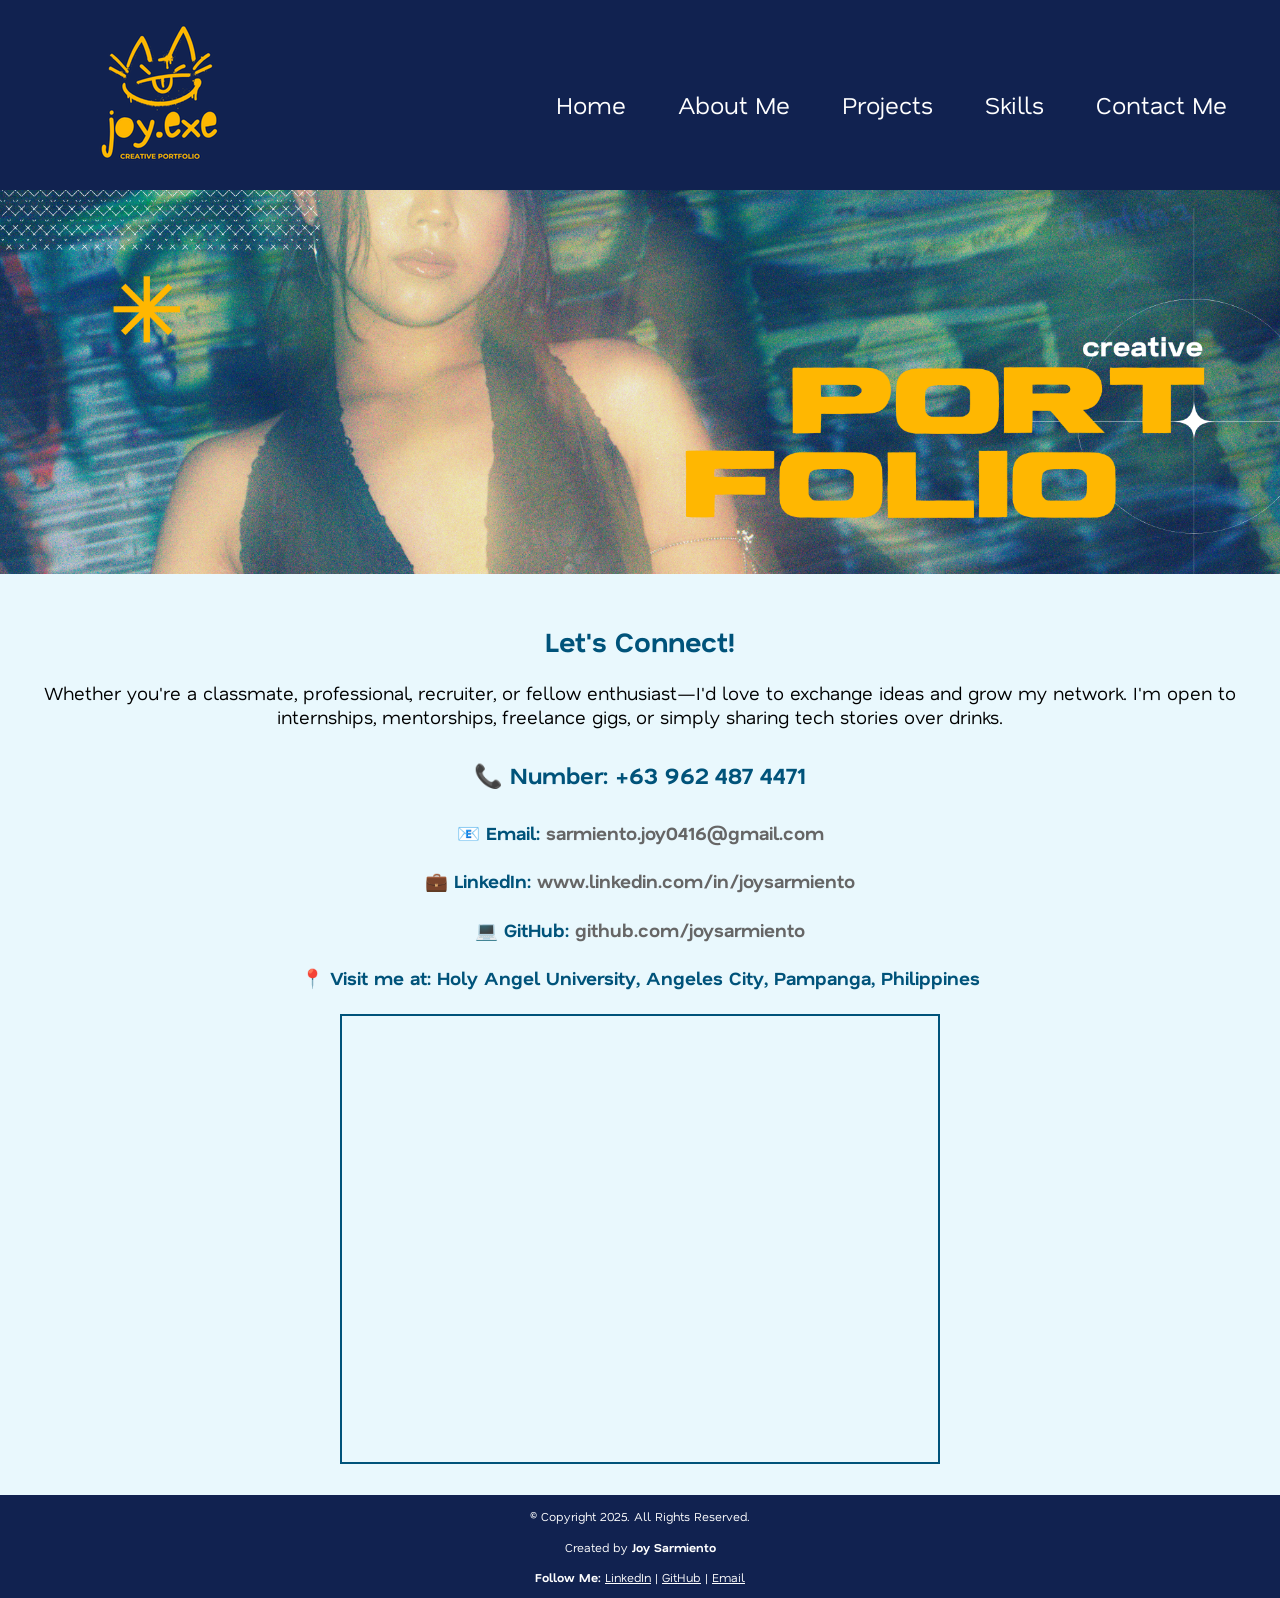
<file: creative-portfolio/contact.html>
<!DOCTYPE html>
<html lang="en">
<head>
    <!--
    Full Name : Sarmiento, Maria Anne Joy T.
    Section   : CS201
    Activity  : Creating Table and Forms
    Date      : August 25, 2025 
    -->
    <title>A Creative Portfolio by Joy Sarmiento</title>
    <meta charset="utf-8" />
    <link rel="stylesheet" href="styles.css" type="text/css" />
    <meta name="viewport" content="width=device-width, initial-scale=1.0" />
    <link href="https://fonts.googleapis.com/css2?family=Nata+Sans:wght@500&display=swap" rel="stylesheet">
    <link rel="shortcut icon" href="images/favicon.ico" />
    <link rel="icon" type="image/png" sizes="32x32" href="images/favicon-32.png" />
    <link rel="apple-touch-icon" sizes="180x180" href="images/apple-touch-icon.png" />
    <link rel="icon" sizes="192x192" href="images/android-chrome-192.png" />
</head>

<body>
    <div id="container">
        <header>
            <a href="index.html">
                <img src="images/creative-portfolio-logo.png" alt="Creative Portfolio Logo"/>
            </a>
        </header>

        <nav>
            <ul>
                <li><a href="index.html">Home</a></li>
                <li><a href="about.html">About Me</a></li>
                <li><a href="projects.html">Projects</a></li>
                <li><a href="skills.html">Skills</a></li>
                <li><a href="contact.html">Contact Me</a></li>
            </ul>
        </nav>

        <!-- Hero Image -->
        <div id="hero">
            <img src="images/hero-image.png" alt="cover page with a picture of the author"/>
        </div>

        <main>
            <div id="contact">
                <h2>Let's Connect!</h2>

                <p>Whether you're a classmate, professional, recruiter, or fellow enthusiast—I'd love to exchange ideas and grow my network. I'm open to internships, mentorships, freelance gigs, or simply sharing tech stories over drinks.</p>

                <h4 class="mobile tel-link">📞 Number: <a href="tel:+639624874471">+63 962 487 4471</a></h4>
                <h4 class="tablet-desktop tel-num">📞 Number: +63 962 487 4471</h4>
                <h4>📧 Email: <a href="mailto:sarmiento.joy0416@gmail.com" class="contact-mail-link">sarmiento.joy0416@gmail.com</a></h4>
                <h4>💼 LinkedIn: <a href="https://www.linkedin.com/in/maria-anne-joy-sarmiento-650006378/" class="contact-linkedin-link">www.linkedin.com/in/joysarmiento</a></h4>
                <h4>💻 GitHub: <a href="https://github.com/joysarmiento" class="github-link">github.com/joysarmiento</a></h4>

                <h4>📍 Visit me at: Holy Angel University, Angeles City, Pampanga, Philippines</h4>
                <iframe src="https://www.google.com/maps/embed?pb=!1m18!1m12!1m3!1d3851.459702233632!2d120.58743607583901!3d15.133077985418858!2m3!1f0!2f0!3f0!3m2!1i1024!2i768!4f13.1!3m3!1m2!1s0x3396f24ec2f5a1f9%3A0x5e0af8a6aaab2282!2sHoly%20Angel%20University!5e0!3m2!1sen!2sph!4v1752909032486!5m2!1sen!2sph" width="600" height="450" allowfullscreen="" class="map"></iframe>
            </div>
        </main>

        <footer>
            <p>&copy; Copyright 2025. All Rights Reserved.</p>
            <p>Created by <strong>Joy Sarmiento</strong></p>
            <p><strong>Follow Me:</strong> <a href="https://www.linkedin.com/in/maria-anne-joy-sarmiento-650006378/">LinkedIn</a> | <a href="https://github.com/joysarmiento">GitHub</a> | <a href="mailto:sarmiento.joy0416@gmail.com">Email</a></p>
        </footer>
    </div>
</body>

</html>
</file>
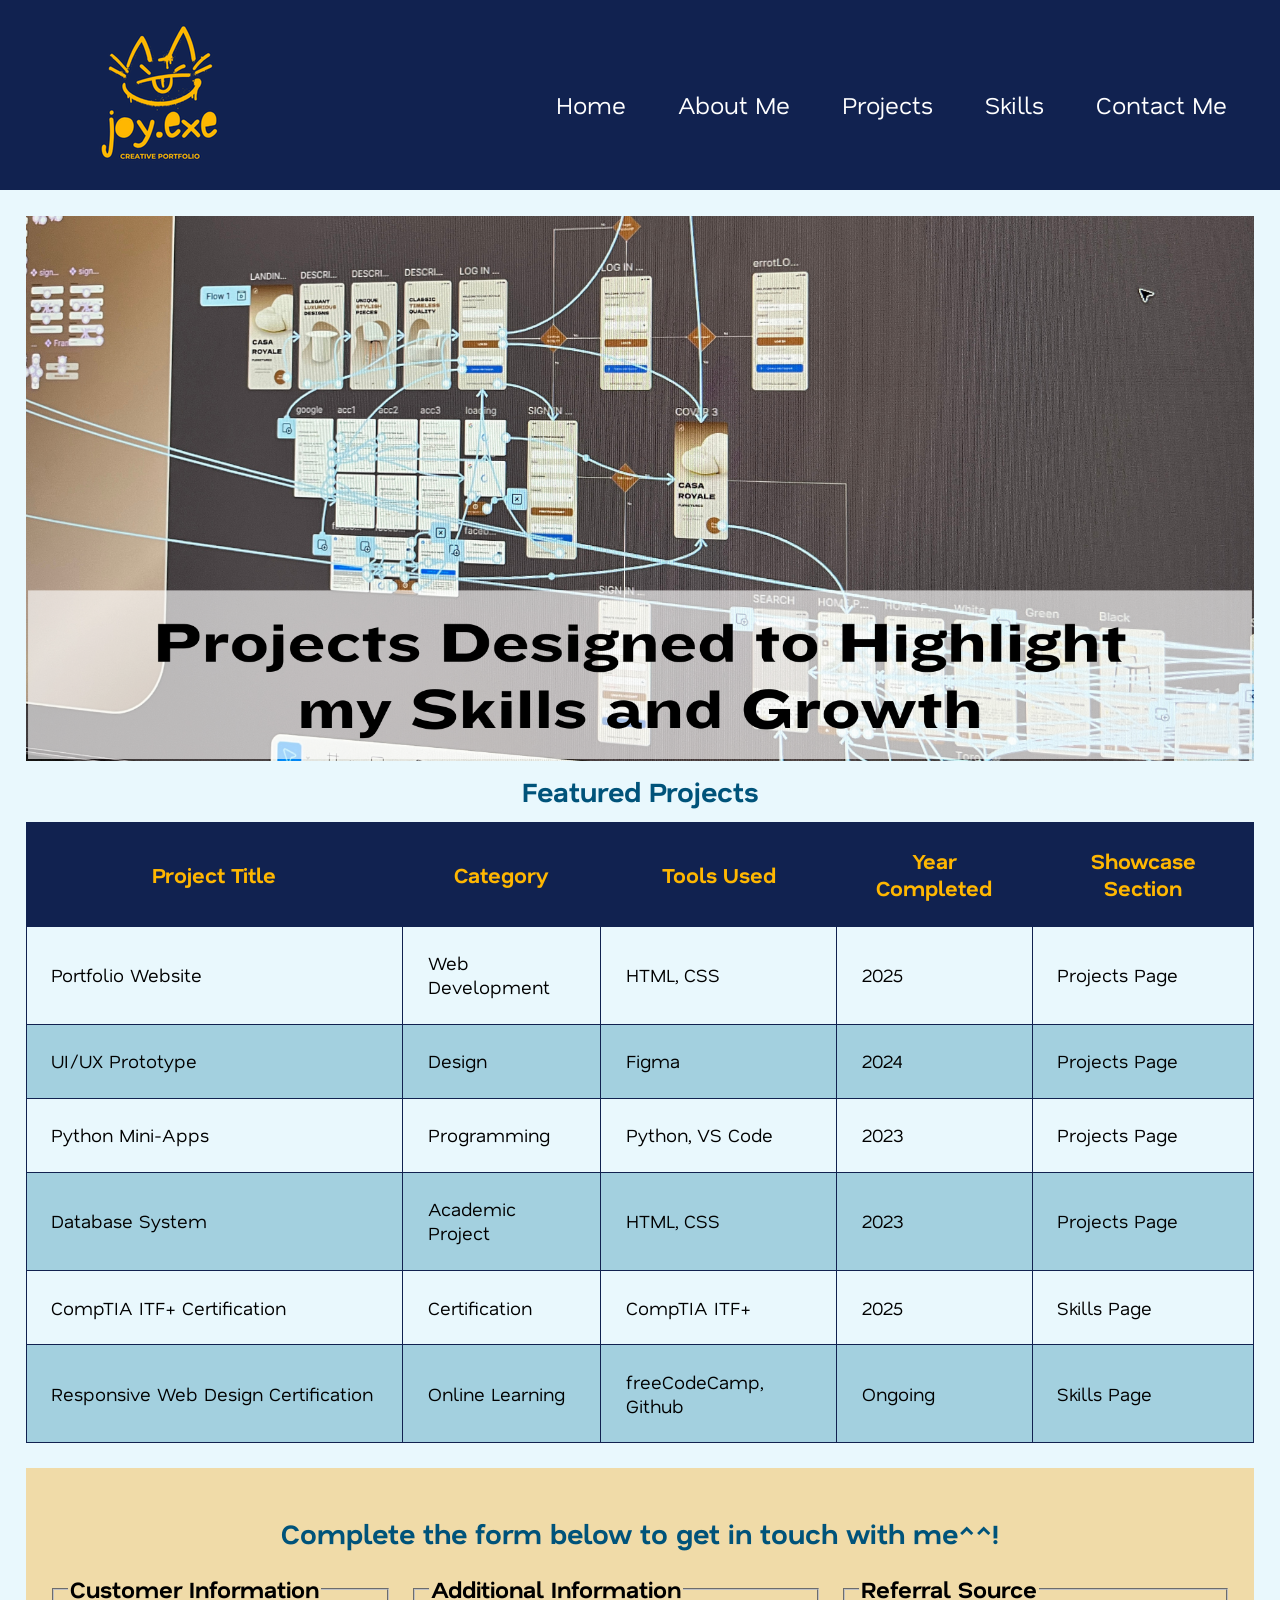
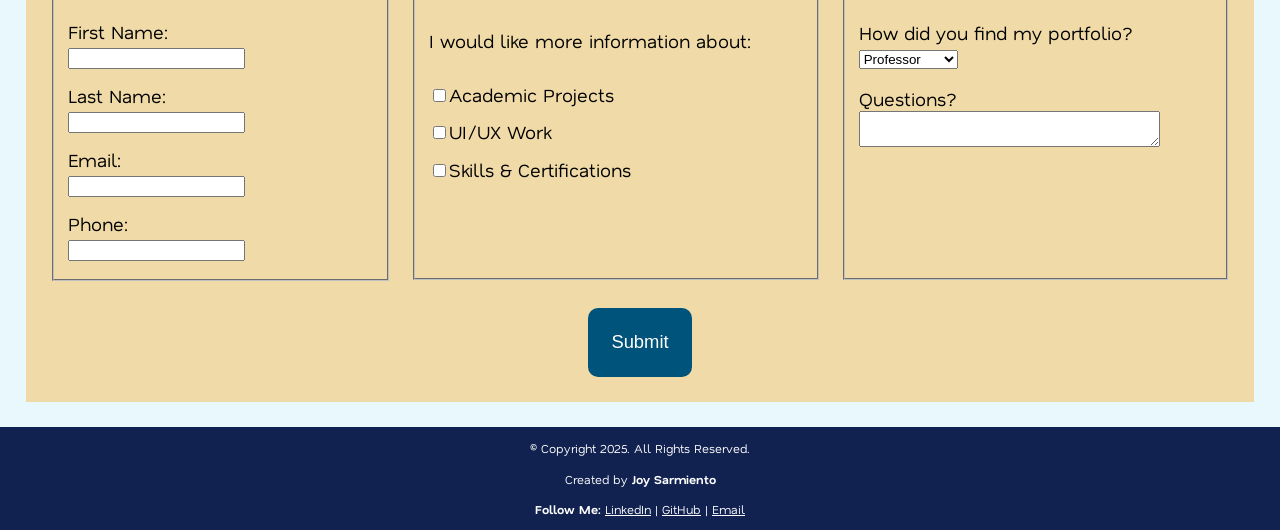
<file: creative-portfolio/projects.html>
<!DOCTYPE html>
<html lang="en">
<head>
    <!--
    Full Name : Sarmiento, Maria Anne Joy T.
    Section   : CS201
    Activity  : Creating Table and Forms
    Date      : August 25, 2025 
    -->
    <title>A Creative Portfolio by Joy Sarmiento</title>
    <meta charset="utf-8" />
    <link rel="stylesheet" href="styles.css" type="text/css" />
    <meta name="viewport" content="width=device-width, initial-scale=1.0" />
    <link href="https://fonts.googleapis.com/css2?family=Nata+Sans:wght@500&display=swap" rel="stylesheet">
    <link rel="shortcut icon" href="images/favicon.ico" />
    <link rel="icon" type="image/png" sizes="32x32" href="images/favicon-32.png" />
    <link rel="apple-touch-icon" sizes="180x180" href="images/apple-touch-icon.png" />
    <link rel="icon" sizes="192x192" href="images/android-chrome-192.png" />
    
</head>

<body>
    <div id="container">
        <header>
            <a href="index.html">
                <img src="images/creative-portfolio-logo.png" alt="Creative Portfolio Logo"/>
            </a>
        </header>

        <nav>
            <ul>
                <li><a href="index.html">Home</a></li>
                <li><a href="about.html">About Me</a></li>
                <li><a href="projects.html">Projects</a></li>
                <li><a href="skills.html">Skills</a></li>
                <li><a href="contact.html">Contact Me</a></li>
            </ul>
        </nav>

        <!-- Use the main area to add the main content on the webpage -->
        <main>
            <div id="hero" class="tablet-desktop">
                <img src="images/projects-hero-image.png" alt="Collaborative UI/UX design in Figma" />
            </div>

            <div class="mobile">
                <h3>Project Showcase</h3>
                <p>Portfolio Website (Web Development, 2025)</p>
                <p>UI/UX Prototype (Design, 2024)</p>
                <p>Python Mini-Apps (Programming, 2023)</p>
                <p>Database System (Academic Project, 2023)</p>
                <p>CompTIA ITF+ Certification (Certification, 2025)</p>
                <p>Responsive Web Design Certification (Online Learning, 2025)</p>
            </div>

            <div class="tablet-desktop">
                <table><!-- Start Table -->
                    <caption>Featured Projects</caption>
                    <tr><!-- Row 1 -->
                        <th>Project Title</th>
                        <th>Category</th>
                        <th>Tools Used</th>
                        <th>Year Completed</th>
                        <th>Showcase Section</th>
                    </tr>
                    <tr><!-- Row 2 -->
                        <td>Portfolio Website</td>
                        <td>Web Development</td>
                        <td>HTML, CSS</td>
                        <td>2025</td>
                        <td>Projects Page</td>
                    </tr>
                    <tr><!-- Row 3 -->
                        <td>UI/UX Prototype</td>
                        <td>Design</td>
                        <td>Figma</td>
                        <td>2024</td>
                        <td>Projects Page</td>
                    </tr>
                    <tr><!-- Row 4 -->
                        <td>Python Mini-Apps</td>
                        <td>Programming</td>
                        <td>Python, VS Code</td>
                        <td>2023</td>
                        <td>Projects Page</td>
                    </tr>
                    <tr><!-- Row 5 -->
                        <td>Database System</td>
                        <td>Academic Project</td>
                        <td>HTML, CSS</td>
                        <td>2023</td>
                        <td>Projects Page</td>
                    </tr>
                    <tr><!-- Row 6 -->
                        <td>CompTIA ITF+ Certification</td>
                        <td>Certification</td>
                        <td>CompTIA ITF+</td>
                        <td>2025</td>
                        <td>Skills Page</td>
                    </tr>
                    <tr><!-- Row 7 -->
                        <td>Responsive Web Design Certification</td>
                        <td>Online Learning</td>
                        <td>freeCodeCamp, Github</td>
                        <td>Ongoing</td>
                        <td>Skills Page</td>
                    </tr>
                </table><!-- End Table -->
            </div>

            <div id="form">
                <h2>Complete the form below to get in touch with me^^!</h2>

                <form class="form-grid"><!-- Start form -->
                    <fieldset>
                        <legend>Customer Information</legend>
                        <label for="fName">First Name:</label>
                        <input type="text" id="fName" name="fName" required />

                        <label for="lName">Last Name:</label>
                        <input type="text" id="lName" name="lName" required />

                        <label for="email">Email:</label>
                        <input type="email" id="email" name="email" required />

                        <label for="phone">Phone:</label>
                        <input type="tel" id="phone" name="phone" required />
                    </fieldset>

                    <fieldset>
                        <legend>Additional Information</legend>
                        <p>I would like more information about:</p>

                        <label for="acadProjects"><input type="checkbox" name="interest" id="acadProjects" value="Academic Projects" />Academic Projects</label>

                        <label for="uiUx"><input type="checkbox" name="interest" id="UI/UX" value="UI/UX Work" />UI/UX Work</label>

                        <label for="skillsCert"><input type="checkbox" name="interest" id="skillsCert" value="Skills & Certifications" />Skills & Certifications</label>
                    </fieldset>

                    <fieldset>
                        <legend>Referral Source</legend>
                        <label for="reference">How did you find my portfolio?</label>
                        <select name="reference" id="reference">
                            <option value="prof">Professor</option>
                            <option value="emp">Employer</option>
                            <option value="friend">Friend</option>
                            <option value="social">Social Media</option>
                            <option value="other">Other</option>
                        </select>

                        <label for="questions">Questions?</label>
                        <textarea id="questions" name="questions" row="5" cols="35"></textarea>
                    </fieldset>

                    <input type="submit" id="submit" value="Submit" class="btn" />
                </form><!-- End form -->
            </div>
        </main>

        <footer>
            <p>&copy; Copyright 2025. All Rights Reserved.</p>
            <p>Created by <strong>Joy Sarmiento</strong></p>
            <p><strong>Follow Me:</strong> <a href="https://www.linkedin.com/in/maria-anne-joy-sarmiento-650006378/">LinkedIn</a> | <a href="https://github.com/joysarmiento">GitHub</a> | <a href="mailto:sarmiento.joy0416@gmail.com">Email</a></p>
        </footer>
    </div>
</body>

</html>
</file>
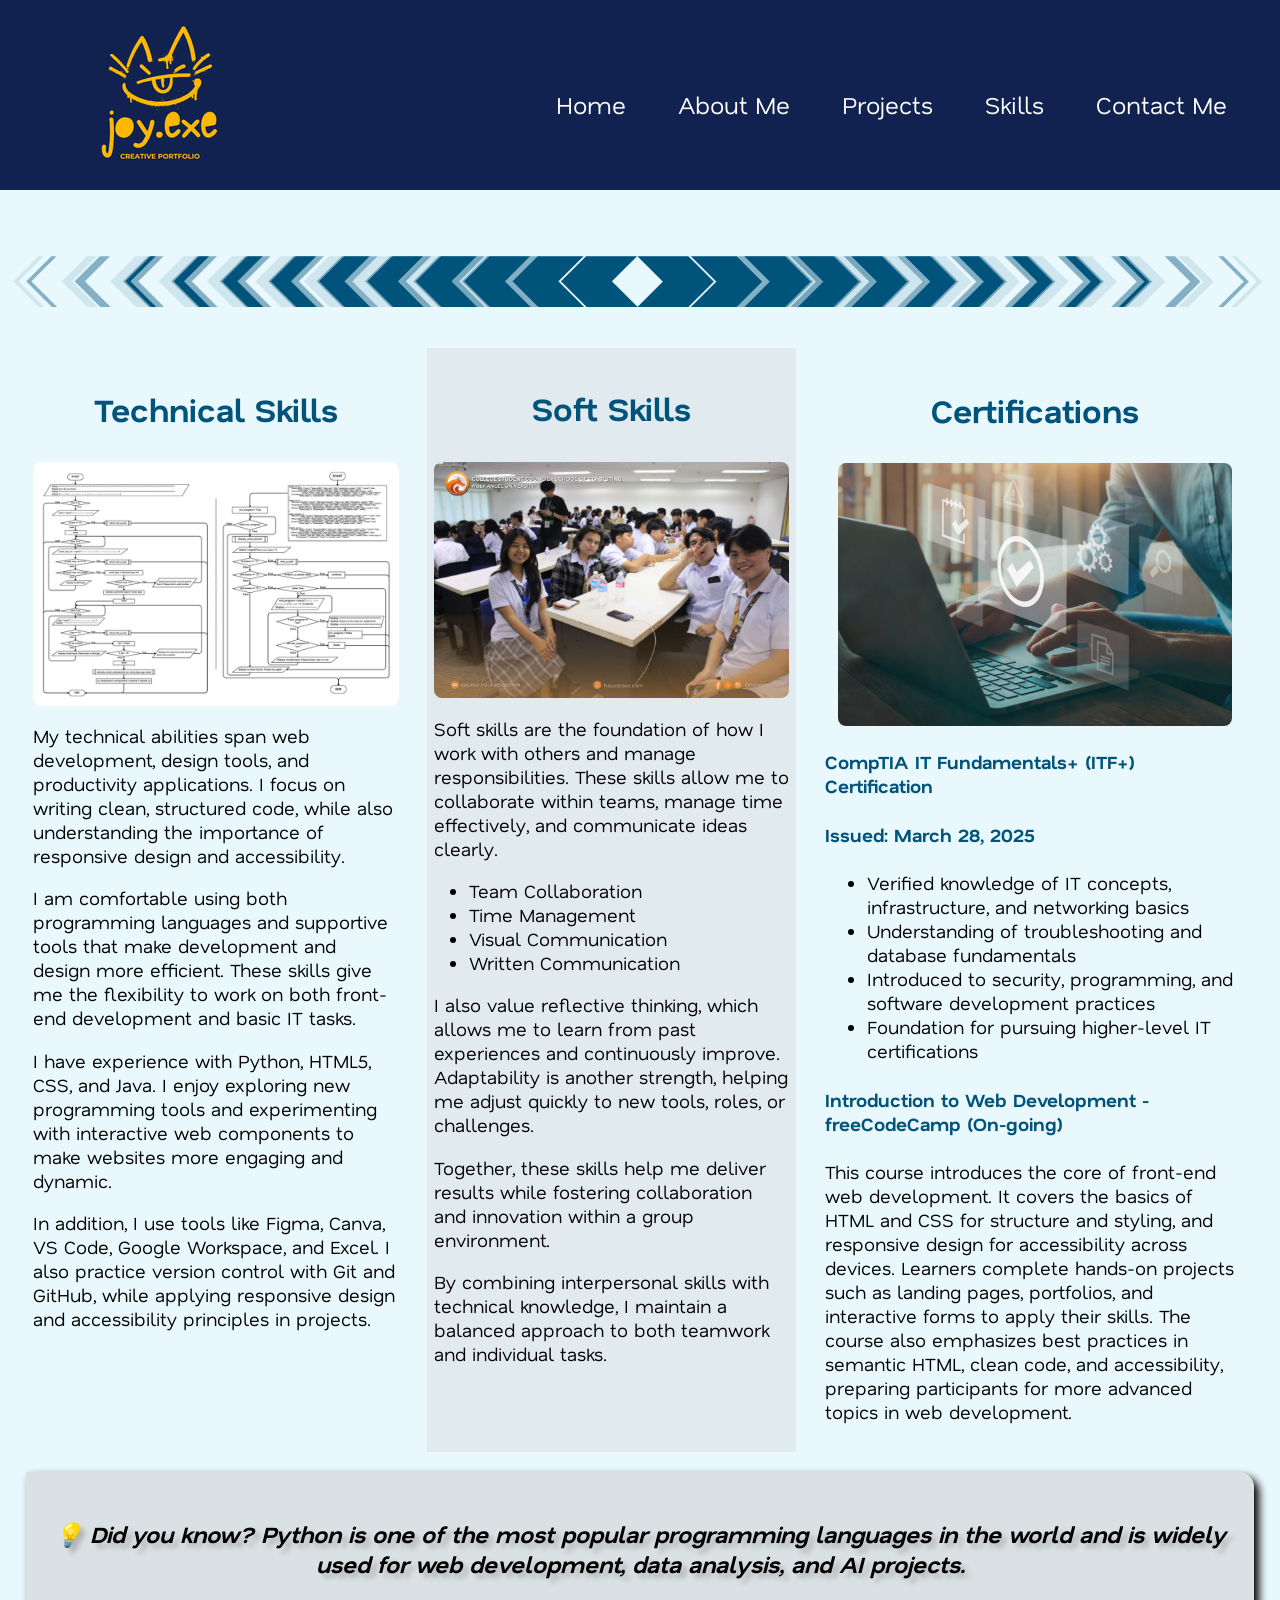
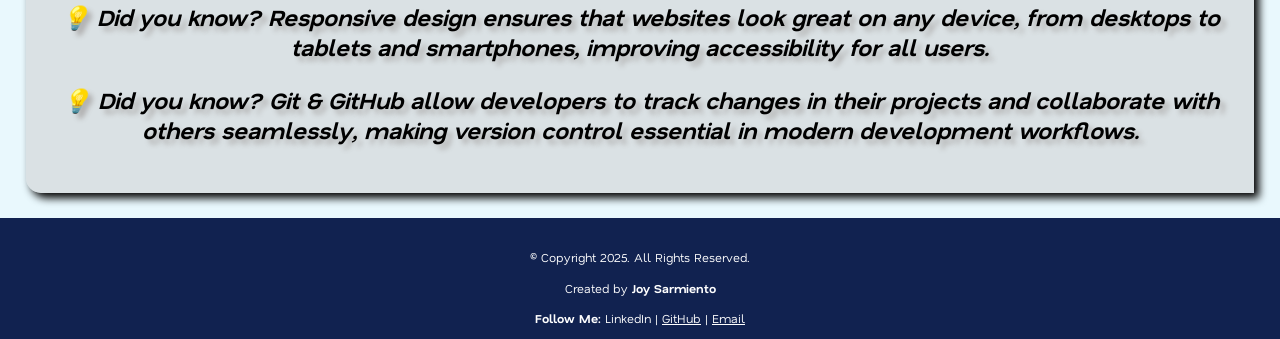
<file: creative-portfolio/skills.html>
<!DOCTYPE html>
<html lang="en">
<head>
    <!--
    Full Name : Sarmiento, Maria Anne Joy T.
    Section   : CS201
    Activity  : Creating Table and Forms
    Date      : August 25, 2025 
    -->
    <title>A Creative Portfolio by Joy Sarmiento</title>
    <meta charset="utf-8" />
    <link rel="stylesheet" href="styles.css" type="text/css" />
    <meta name="viewport" content="width=device-width, initial-scale=1.0" />
    <link href="https://fonts.googleapis.com/css2?family=Nata+Sans:wght@500&display=swap" rel="stylesheet">
    <link rel="shortcut icon" href="images/favicon.ico" />
    <link rel="icon" type="image/png" sizes="32x32" href="images/favicon-32.png" />
    <link rel="apple-touch-icon" sizes="180x180" href="images/apple-touch-icon.png" />
    <link rel="icon" sizes="192x192" href="images/android-chrome-192.png" />
    
</head>

<body>
    <div id="container">
        <header>
            <a href="index.html">
                <img src="images/creative-portfolio-logo.png" alt="Creative Portfolio Logo"/>
            </a>
        </header>

        <nav>
            <ul>
                <li><a href="index.html">Home</a></li>
                <li><a href="about.html">About Me</a></li>
                <li><a href="projects.html">Projects</a></li>
                <li><a href="skills.html">Skills</a></li>
                <li><a href="contact.html">Contact Me</a></li>
            </ul>
        </nav>

        <!-- Skills Hero Image -->
        <div id="hero">
            <img src="images/hero-border.png" alt="Y2K-inspired border design"/>
        </div>

        <main class="grid">
            <article>
                <h3>Technical Skills</h3>
                    <img src="images/skills-technical.png" alt="A sample flowchart I created to illustrate a process" class="round" />
                    <p>My technical abilities span web development, design tools, and productivity applications. I focus on writing clean, structured code, while also understanding the importance of responsive design and accessibility.</p>
                    <p>I am comfortable using both programming languages and supportive tools that make development and design more efficient. These skills give me the flexibility to work on both front-end development and basic IT tasks.</p>
                    <p>I have experience with Python, HTML5, CSS, and Java. I enjoy exploring new programming tools and experimenting with interactive web components to make websites more engaging and dynamic.</p>
                    <p>In addition, I use tools like Figma, Canva, VS Code, Google Workspace, and Excel. I also practice version control with Git and GitHub, while applying responsive design and accessibility principles in projects.</p>
            </article>

            <article>
                <h3>Soft Skills</h3>
                    <img src="images/skills-soft.jpg" alt="At the oath-taking ceremony, engaging and networking with many people" class="round" />
                    <p>Soft skills are the foundation of how I work with others and manage responsibilities. These skills allow me to collaborate within teams, manage time effectively, and communicate ideas clearly.</p>
                    <ul>
                        <li>Team Collaboration</li>
                        <li>Time Management</li>
                        <li>Visual Communication</li>
                        <li>Written Communication</li>
                    </ul>
                    <p>I also value reflective thinking, which allows me to learn from past experiences and continuously improve. Adaptability is another strength, helping me adjust quickly to new tools, roles, or challenges.</p>
                    <p>Together, these skills help me deliver results while fostering collaboration and innovation within a group environment.</p>
                    <p>By combining interpersonal skills with technical knowledge, I maintain a balanced approach to both teamwork and individual tasks.</p>
            </article>

            <article>
                <h3>Certifications</h3>
                    <img src="images/skills-certification.png" alt="Preparing for a professional certification" class="round" />
                    <h4>CompTIA IT Fundamentals+ (ITF+) Certification</h4>
                    <h4>Issued: March 28, 2025</h4>
                    <ul>
                        <li>Verified knowledge of IT concepts, infrastructure, and networking basics</li>
                        <li>Understanding of troubleshooting and database fundamentals</li>
                        <li>Introduced to security, programming, and software development practices</li>
                        <li>Foundation for pursuing higher-level IT certifications</li>
                    </ul>
                    <h4>Introduction to Web Development - freeCodeCamp (On-going)</h4>
                        <p>This course introduces the core of front-end web development. It covers the basics of HTML and CSS for structure and styling, and responsive design for accessibility across devices. Learners complete hands-on projects such as landing pages, portfolios, and interactive forms to apply their skills. The course also emphasizes best practices in semantic HTML, clean code, and accessibility, preparing participants for more advanced topics in web development.</p>
            </article> 

            <aside class="tablet-desktop grid-item4">
                <p>💡 Did you know? Python is one of the most popular programming languages in the world and is widely used for web development, data analysis, and AI projects.</p>
                <p>💡 Did you know? Responsive design ensures that websites look great on any device, from desktops to tablets and smartphones, improving accessibility for all users.</p>
                <p>💡 Did you know? Git & GitHub allow developers to track changes in their projects and collaborate with others seamlessly, making version control essential in modern development workflows.</p>
            </aside>
        </main>

        <footer>
            <br><p>&copy; Copyright 2025. All Rights Reserved.</p>
            <p>Created by <strong>Joy Sarmiento</strong></p>
            <p><strong>Follow Me:</strong> LinkedIn | <a href="https://github.com/Joi-cs">GitHub</a> | <a href="mailto:sarmiento.joy0416@gmail.com">Email</a></p>
        </footer>
    </div>
</body>

</html>
</file>
<file: styles.css>
/* ===== Global Reset ===== */
* {
  margin: 0;
  padding: 0;
  box-sizing: border-box;
}

html {
  scroll-behavior: smooth;
}

body {
  font-family: 'Poppins', sans-serif;
  background: #02182E;
  color: #D5E9F0;
  line-height: 1.6;
}

/* ===== Navbar ===== */
#navbar {
  position: fixed;
  top: 0;
  width: 100%;
  padding: 1rem 10%;
  background: #022F56;
  display: flex;
  justify-content: space-between;
  align-items: center;
  z-index: 1000;
  box-shadow: 0 2px 15px rgba(0,0,0,0.6);
}

.logo {
  font-size: 1.7rem;
  font-weight: bold;
  color: #85C4E4;
}

.logo span {
  color: #488DB4;
}

#navbar ul {
  list-style: none;
  display: flex;
  gap: 30px;
}

#navbar a {
  color: #CCDEE4;
  text-decoration: none;
  font-weight: bold;
  transition: color 0.3s;
}

#navbar a:hover {
  color: #85C4E4;
}

/* ===== Main Heading (White Glow Shine) ===== */
.main-heading {
  font-size: 3rem;
  text-align: center;
  margin-bottom: 30px;
  color: #85C4E4;
  letter-spacing: 1.5px;
  font-weight: 800;
  text-transform: uppercase;
  animation: white-shine 3s ease-in-out infinite alternate;
}

@keyframes white-shine {
  0% {
    text-shadow: 
      0 0 5px rgba(255, 255, 255, 0.4),
      0 0 10px rgba(255, 255, 255, 0.2),
      0 0 15px rgba(255, 255, 255, 0.1);
  }
  100% {
    text-shadow: 
      0 0 10px rgba(255, 255, 255, 0.9),
      0 0 20px rgba(255, 255, 255, 0.7),
      0 0 30px rgba(255, 255, 255, 0.5);
  }
}

/* ===== Welcome Section ===== */
#welcome-section {
  height: 100vh;
  display: flex;
  justify-content: center;
  align-items: center;
  background: linear-gradient(135deg, #02182E, #022F56);
  text-align: center;
  padding: 0 20px;
}

.hero-text h1 {
  font-size: 3rem;
  margin-bottom: 1rem;
}

.hero-text h1 span {
  color: #85C4E4;
}

.hero-text p {
  font-size: 1.2rem;
  max-width: 650px;
  margin: 0 auto 2rem;
  color: #CCDEE4;
}

.hero-btn {
  padding: 12px 35px;
  background: #488DB4;
  color: #02182E;
  border-radius: 30px;
  text-decoration: none;
  font-weight: bold;
  transition: 0.3s;
  box-shadow: 0 0 15px rgba(72, 141, 180, 0.5);
}

.hero-btn:hover {
  background: #85C4E4;
  box-shadow: 0 0 25px rgba(255, 255, 255, 0.7);
}

/* ===== Projects Section ===== */
#projects {
  padding: 100px 10%;
  background: #022F56;
  text-align: center;
}

#projects h2 {
  font-size: 2.7rem;
  margin-bottom: 50px;
}

.projects-grid {
  display: grid;
  grid-template-columns: repeat(auto-fit, minmax(280px, 1fr));
  gap: 35px;
  max-width: 1200px;
  margin: 0 auto;
}

.project-tile {
  background: #02182E;
  border-radius: 14px;
  padding: 20px;
  box-shadow: 0 4px 20px rgba(0,0,0,0.5);
  transition: transform 0.3s ease, box-shadow 0.3s ease;
  text-align: left;
  display: flex;
  flex-direction: column;
}

.project-tile:hover {
  transform: translateY(-8px);
  box-shadow: 0 8px 25px rgba(255, 255, 255, 0.2);
}

.project-tile img {
  width: 100%;
  height: 200px;
  object-fit: cover;
  border-radius: 10px;
  margin-bottom: 15px;
}

.project-tile h3 {
  color: #85C4E4;
  margin-bottom: 10px;
  font-size: 1.3rem;
}

.project-tile p {
  flex-grow: 1;
  margin-bottom: 15px;
  color: #CCDEE4;
  font-size: 0.95rem;
  line-height: 1.5;
}

.project-tile a {
  text-align: center;
  display: block;
  padding: 10px;
  background: #488DB4;
  color: #02182E;
  text-decoration: none;
  font-weight: bold;
  border-radius: 8px;
  transition: background 0.3s, box-shadow 0.3s;
}

.project-tile a:hover {
  background: #85C4E4;
  box-shadow: 0 0 20px rgba(255, 255, 255, 0.4);
}

/* ===== Contact Section ===== */
#contact {
  padding: 100px 10%;
  background: #02182E;
  text-align: center;
}

#contact h2 {
  font-size: 2.7rem;
  margin-bottom: 20px;
}

#contact p {
  font-size: 1.2rem;
  max-width: 600px;
  margin: 0 auto 30px;
  color: #CCDEE4;
}

.contact-btn {
  padding: 14px 35px;
  background: #488DB4;
  color: #02182E;
  border-radius: 30px;
  font-weight: bold;
  text-decoration: none;
  transition: background 0.3s, box-shadow 0.3s;
  box-shadow: 0 0 15px rgba(72, 141, 180, 0.5);
}

.contact-btn:hover {
  background: #85C4E4;
  box-shadow: 0 0 25px rgba(255, 255, 255, 0.7);
}

/* ===== Footer ===== */
footer {
  background: #022F56;
  text-align: center;
  padding: 20px;
  font-size: 0.9rem;
  color: #CCDEE4;
}

/* ===== Responsive Design ===== */
@media (max-width: 768px) {
  .main-heading {
    font-size: 2.2rem;
  }

  .hero-text h1 {
    font-size: 2.3rem;
  }

  #navbar ul {
    gap: 20px;
  }

  .projects-grid {
    grid-template-columns: repeat(3, 1fr);
  }
}
</file>
<file: creative-portfolio/styles.css>
/* CSS styles for Creative Portfolio */

/*  Author   : Sarmiento, Maria Anne Joy T.
    Section  : CS201
    Date     : August 25, 2025 
*/

/* CSS Reset */
body, header, nav, main, footer, h1, div, img, ul, figure, figcaption, section, article, aside {
    margin: 0;
    padding: 0;
    border: 0;
}

/* CSS styles for body and images */
body {
    background-color: #112250;
}

img {
    max-width: 100%;
    display: block;
}

/* Style rule for box sizing applies to all elements */
* {
    box-sizing: border-box;
}

/* ====================================================================== */
/* STYLE RULES FOR MOBILE VIEWPORT */

/* CSS styles for header */
header {
    top: 0;
    background-color: #112250;
    height: 190px;
}

header img {
    margin: 0 auto;
}

/* CSS styles for navigation area */
nav {
    padding: 1%;
    margin-bottom: 1%;
}

nav ul {
    list-style-type: none;
    text-align: center;
}

nav li {
    font-size: 1.5em;
    font-family: 'Nata Sans', sans-serif;
    border-top: 1px solid #fff;
}

nav li:first-child {
    border-top: none;
}

nav li a {
    display: block;
    color: #fff;
    padding: 0.5em 1em;
    text-decoration: none;
}

/* ====================================================================== */
/* Show mobile class, hide tablet-desktop class */
.mobile {
    display: block;
}

.tablet-desktop {
    display: none;
}

/* CSS styles for the main section */
main {
    clear: left;
    background-color: #e9f8fd;
    padding: 2%;
    font-size: 1.15em;
    font-family: 'Nata Sans', sans-serif;
}

.mobile h3 {
    text-shadow: 5px 5px 5px #ccc;
}

article {
    padding: 2%;
}

article h3 {
    text-align: center;
}

article img {
    margin: 0 auto;
}

article ul {
    margin-left: 10%;
}

article:nth-of-type(2) {
    background-color: rgba(204, 204, 204, 0.3);
}

.tel-link {
    background-color: #a3d0df;
    padding: 2%;
    margin: 0 auto;
    width: 80%;
    text-align: center;
    border-radius: 5px;
}

.hours {
    margin-left: 10%;
}

.tel-link a {
    color: #fff;
    text-decoration: none;
    font-size: 1.5em;
    display: block;
}


h1, h2, h3, h4 {
    color: #00537a;
}

#about-me, #interests, #aesthetics {
    margin: 0 2%;
}

.round {
    border-radius: 8px;
}

#contact {
    text-align: center;
}

#contact .contact-mail-link, .contact-linkedin-link, .github-link {
    color: #666666;
    text-decoration: none;
}

.action {
    font-size: 1.35em;
    color: #00537a;
    font-weight: bold;
    text-shadow: 5px 5px 8px #ccc;
}

.frame {
    position: relative;
    max-width: 450px;
    margin: 2% auto;
}

.pic-text {
    position: absolute;
    bottom: 0;
    background: rgba(0, 0, 0, 0.5);
    color: #fff;
    width: 100%;
    padding: 20px;
    text-align: center;
    font-family: 'Nata Sans', sans-serif;
    font-size: 1.5em;
    font-weight: bold;
}

.external-link {
    color: #00537a;
    font-weight: bold;
    text-decoration: none;
}

.map {
    border: 2px solid #00537a;
    width: 95%;
    height: 50%;
}

#form {
    margin-top: 2%;
    background-color: #f0dba8;
    padding: 2%;
}

#form h2 {
    text-align: center;
}

/* Styles for form elements */
fieldset, input, select, textarea {
    margin-bottom: 2%;
}

fieldset legend {
    font-weight: bold;
    font-size: 1.25em;
}

label {
    display: block;
    padding-top: 3%;
}

form #submit {
    margin: 0 auto;
    border: none;
    display: block;
    padding: 2%;
    background-color: #00537a;
    color: #fff;
    font-size: 1em;
    border-radius: 10px;
}

/* CSS styles for the footer */
footer p {
    font-family: 'Nata Sans', sans-serif;
    font-size: 0.75em;
    text-align: center;
    color: #fff;
    padding: 0.1em;
}

footer p a {
    color: #fff;
}

/* ====================================================================== */
/* MEDIA QUERY FOR TABLET VIEWPORT */
/* Tablet Viewport: Show tablet-desktop class, hide mobile class */
@media screen and (min-width: 630px), print {
    .tablet-desktop {
        display: block;
    }
    .mobile {
        display: none;
    }
/* Tablet Viewport: Style rule for header */
    header {
        position: static;
        padding-bottom: 2%;
    }

/* Tablet Viewport: Style rules for nav area */
    nav li {
        border-top: none;
        display: inline-block;
        border-right: 1px solid #fff;
    }

    nav li:last-child {
        border-right: none;
    }

    nav li a {
        padding: 0.1em 0.75em;
    }

    nav li a:hover {
        color: #112250;
        background-color: #a3d0df;
    }

/* Tablet Viewport: Style rules for main content area */
    main ul {
        margin: 0 0 4% 10%;
    }

    .grid {
        display: grid;
        grid-template-columns: auto auto auto;
        grid-gap: 20px;
    }
    
    .pic-text {
        font-size: 1em;
        padding: 10px;
    }

    aside {
        text-align: center;
        font-size: 1.25em;
        font-style: italic;
        font-weight: bold;
        padding: 2%;
        background-color: rgba(204, 204, 204, 0.5);
        box-shadow: 5px 5px 8px #000;
        text-shadow: 5px 5px 5px #b3b3b3;
        border-radius: 0 15px;
    }

    .grid-item4 {
        grid-column: 1 / span 3;
    }

    .frame {
        opacity: 0.9;
    }

    .frame:hover {
        opacity: 1;
        box-shadow: 8px 8px 10px #f1d58e;
    }
    
    #quick-info {
        clear: left;
        border-top: 1px solid #112250;
        background: linear-gradient(to right, #a3d0df, #fff);
        border-bottom: 1px solid #112250;
        background-color: #a3d0df;
        padding: 1% 2%;
    }

    #quick-info dt {
        font-weight: bold;
    }

    #quick-info dd {
        padding: 0.5% 1% 2% 0;
    }

    .tel-num {
        font-size: 1.25em;
    }

    .map {
        width: 600px;
        height: 450px;
    }

    /* Tablet Viewport: Style rules for table */
    table {
        border: 1px solid #112250;
        border-collapse: collapse;
        margin: 0 auto;
        width: 100%;
    }

    caption {
        font-size: 1.5em;
        font-weight: bold;
        padding: 1%;
        color: #00537a;
    }

    th, td {
        border: 1px solid #112250;
        padding: 2%;
    }

    th {
        background-color: #112250;
        color: #ffb701;
        font-size: 1.15em;
    }

    tr:nth-child(odd) {
        background-color: #a3d0df;
    }

    /* Tablet Viewport: Style rules for form element */
    form {
        width: 70%;
        margin: 0 auto;
    }

    /* Tablet Viewport: Style rules for main content */
    main {
        clear: left;
    }

    main h1 {
        font-size: 1.8em;
    }

    article h3 {
        font-size: 1.75em;
    }
}

/* ====================================================================== */
/* MEDIA QUERY FOR DESKTOP VIEWPORT */
@media screen and (min-width: 1015px), print { /*769*/

/* Desktop Viewport: Style rule for header */
    header {
        width: 25%;
        float: left;
        padding-bottom: 0;
    }

/* Desktop Viewport: Style rules for nav area */
    nav {
        float: right;
        width: 70%;
        margin: 4em 1em 0 0;
    }

    nav ul {
        text-align: right;
    }

    nav li {
        border: none;
    }

    nav li a {
        padding: 0.5em 1em;
    }

/* Desktop Viewport: Style rules for main content */
    main {
        clear: left;
    }

    main h1 {
        font-size: 1.8em;
    }

    #about-me, #interests, #aesthetics {
        width: 29%;
        float: left;
        margin: 0 2%;
    }

    #quick-info {
        clear: left;
    }

    /* Desktop Viewport: Style rules for form element */
    form {
        width: auto;
    }

    .form-grid {
        display: grid;
        grid-template-columns: auto auto auto;
        grid-gap: 20px;
    }

    .btn {
        grid-column: 1 / span 3;
    }
}

/* ====================================================================== */
/* MEDIA QUERY FOR LARGE DESKTOP VIEWPORT */
@media screen and (min-width: 1921px) {
    #container {
        width: 1920px;
        margin: 0 auto;
    }

    table {
        width: 80%;
    }
}

/* ====================================================================== */
/* MEDIA QUERY FOR PRINT */
@media print {
    body {
        background-color: #fff;
        color: #000;
    }

    h1, h2, h3, h4 {
    color: #000;
    }

    .action {
    color: #000;
    }
}
</file>
<file: survey-form/styles.css>
body {
  font-family: 'Segoe UI', Tahoma, Geneva, Verdana, sans-serif;
  background-image: url('https://i.ibb.co/PGHpGJGD/Soap-bubbles-dark-hologram-wallpaper.jpg');
  background-size: cover;
  background-position: center;
  background-repeat: no-repeat;
  margin: 0;
  padding: 40px 20px;
  color: #333;
  text-align: center;
}

header {
  margin-bottom: 30px;
}

#title {
  font-size: 2.5rem;
  color: #ffffff;
  margin-bottom: 10px;
  text-shadow: 1px 1px 3px rgba(0, 0, 0, 0.4);
}

#description {
  font-size: 1.2rem;
  color: #f0f0f0;
  text-shadow: 1px 1px 2px rgba(0, 0, 0, 0.3);
}

form {
  background: rgba(255, 255, 255, 0.9);
  padding: 30px 40px;
  border-radius: 20px;
  box-shadow: 0 8px 25px rgba(0, 0, 0, 0.2);
  width: 100%;
  max-width: 600px;
  margin: 0 auto;
}

label {
  display: block;
  margin-bottom: 20px;
  font-weight: bold;
  color: #333;
  text-align: left;
}

input[type="text"],
input[type="email"],
input[type="number"],
select,
textarea {
  width: 100%;
  margin-top: 6px;
  padding: 10px;
  border: 2px solid #ddd;
  border-radius: 8px;
  font-size: 1rem;
  font-family: 'Georgia', serif;
  color: #5b247a;
  background-color: #fff;
  box-sizing: border-box;
}

input::placeholder,
textarea::placeholder {
  font-style: italic;
  font-size: 0.95rem;
  color: #999;
  font-family: 'Georgia', serif;
}

input:focus,
select:focus,
textarea:focus {
  border-color: #5b247a;
  outline: none;
  background-color: #fff7fb;
}

fieldset {
  border: 2px dashed #ccc;
  border-radius: 10px;
  padding: 15px;
  margin-bottom: 20px;
  text-align: left;
}

legend {
  font-size: 1.1rem;
  font-weight: bold;
  color: #5b247a;
}

fieldset label {
  font-weight: normal;
  display: block;
  margin-top: 10px;
}

button {
  background-color: #5b247a;
  color: white;
  padding: 12px 20px;
  border: none;
  border-radius: 30px;
  font-size: 1rem;
  margin-top: 10px;
}

button:hover {
  background-color: #8226a5;
}

@media (max-width: 600px) {
  form {
    padding: 20px;
  }

  #title {
    font-size: 2rem;
  }

  #description {
    font-size: 1rem;
  }
}
</file>
<file: technical-documentation-page/styles.css>
* {
  margin: 0;
  padding: 0;
  box-sizing: border-box;
}

body {
  font-family: Verdana, Geneva, Tahoma, sans-serif;
  line-height: 1.7;
  background: #f5f7fa;
  color: #2c3e50;
}

#navbar {
  position: fixed;
  top: 0;
  left: 0;
  width: 270px;
  height: 100%;
  background: #1f2937;
  color: #fff;
  padding: 20px;
  overflow-y: auto;
  border-right: 3px solid #111827;
}

#navbar header {
  font-size: 1.4rem;
  font-weight: bold;
  margin-bottom: 25px;
  text-align: center;
  color: #facc15;
}

#navbar .nav-link {
  display: block;
  color: #fdfdfd;
  text-decoration: none;
  padding: 10px 5px;
  border-radius: 6px;
  margin-bottom: 5px;
  transition: all 0.3s ease;
}

#navbar .nav-link:hover {
  background: #374151;
  color: #facc15;
  padding-left: 12px;
}

#navbar .nav-link:active,
#navbar .nav-link:focus {
  background: #111827;
  color: #facc15;
}

#main-doc {
  margin-left: 290px;
  padding: 30px;
  max-width: 950px;
}

.main-section {
  margin-bottom: 50px;
  padding: 25px;
  background: #fff;
  border-radius: 8px;
  box-shadow: 0 3px 8px rgba(0,0,0,0.08);
}

.main-section header {
  font-size: 1.8rem;
  font-weight: 600;
  margin-bottom: 15px;
  color: #1f2937;
  border-left: 6px solid #facc15;
  padding-left: 10px;
}

p {
  margin-bottom: 15px;
  font-size: 0.9rem;
}

ul {
  margin: 15px 0 20px 40px;
  list-style: disc;
  font-size: 0.95rem;
}

code {
  display: block;
  background: #1e293b;
  color: #fcd34d;
  padding: 12px;
  margin: 15px 0;
  border-radius: 6px;
  font-family: "Fira Code", Consolas, monospace;
  font-size: 0.95rem;
  white-space: pre-wrap;
  overflow-x: auto;
  line-height: 1.5;
}

code::before {
  content: "Code Example:";
  display: block;
  font-size: 0.8rem;
  font-weight: bold;
  margin-bottom: 6px;
  color: #9ca3af;
}

a {
  color: #2563eb;
  text-decoration: none;
}
a:hover {
  text-decoration: underline;
}

@media (max-width: 768px) {
  #navbar {
    position: relative;
    width: 100%;
    height: auto;
    border-right: none;
    border-bottom: 3px solid #111827;
  }

  #navbar header {
    margin-bottom: 15px;
  }

  #main-doc {
    margin-left: 0;
    padding: 20px;
  }
}
</file>
